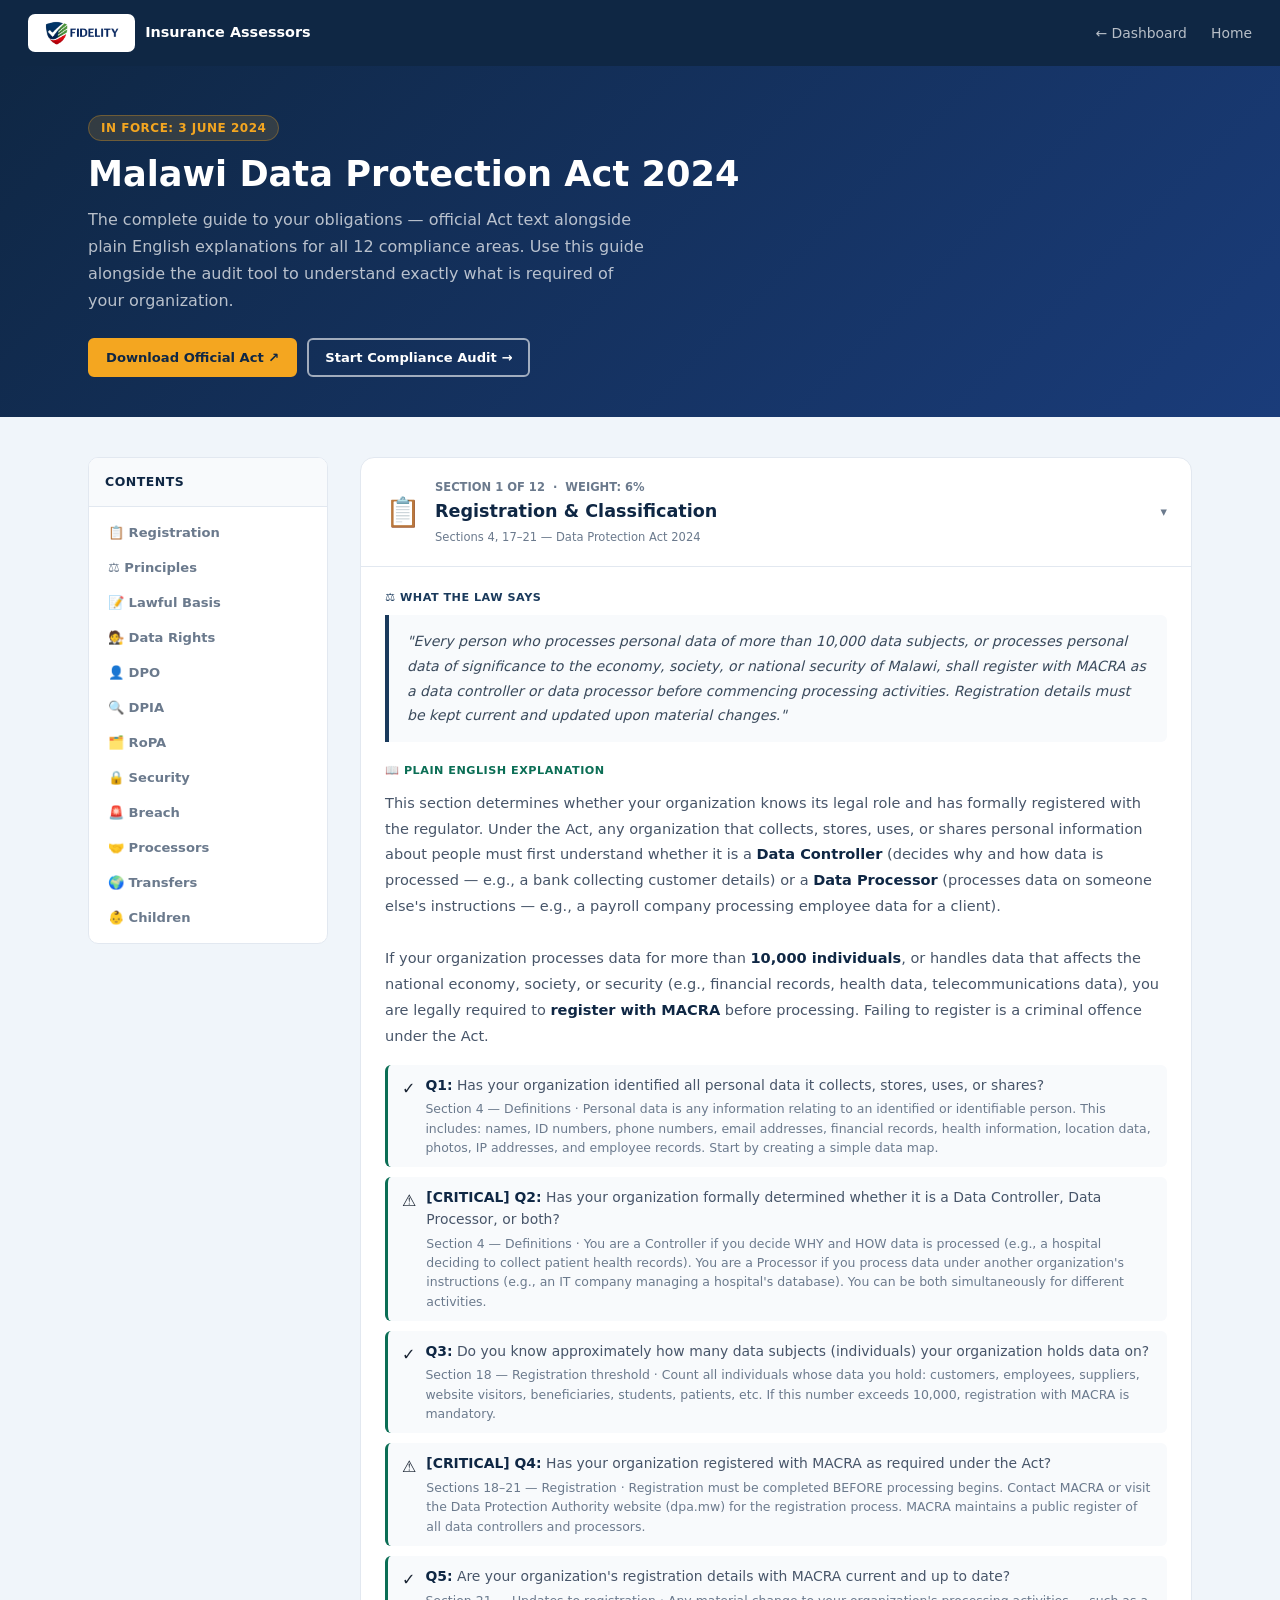
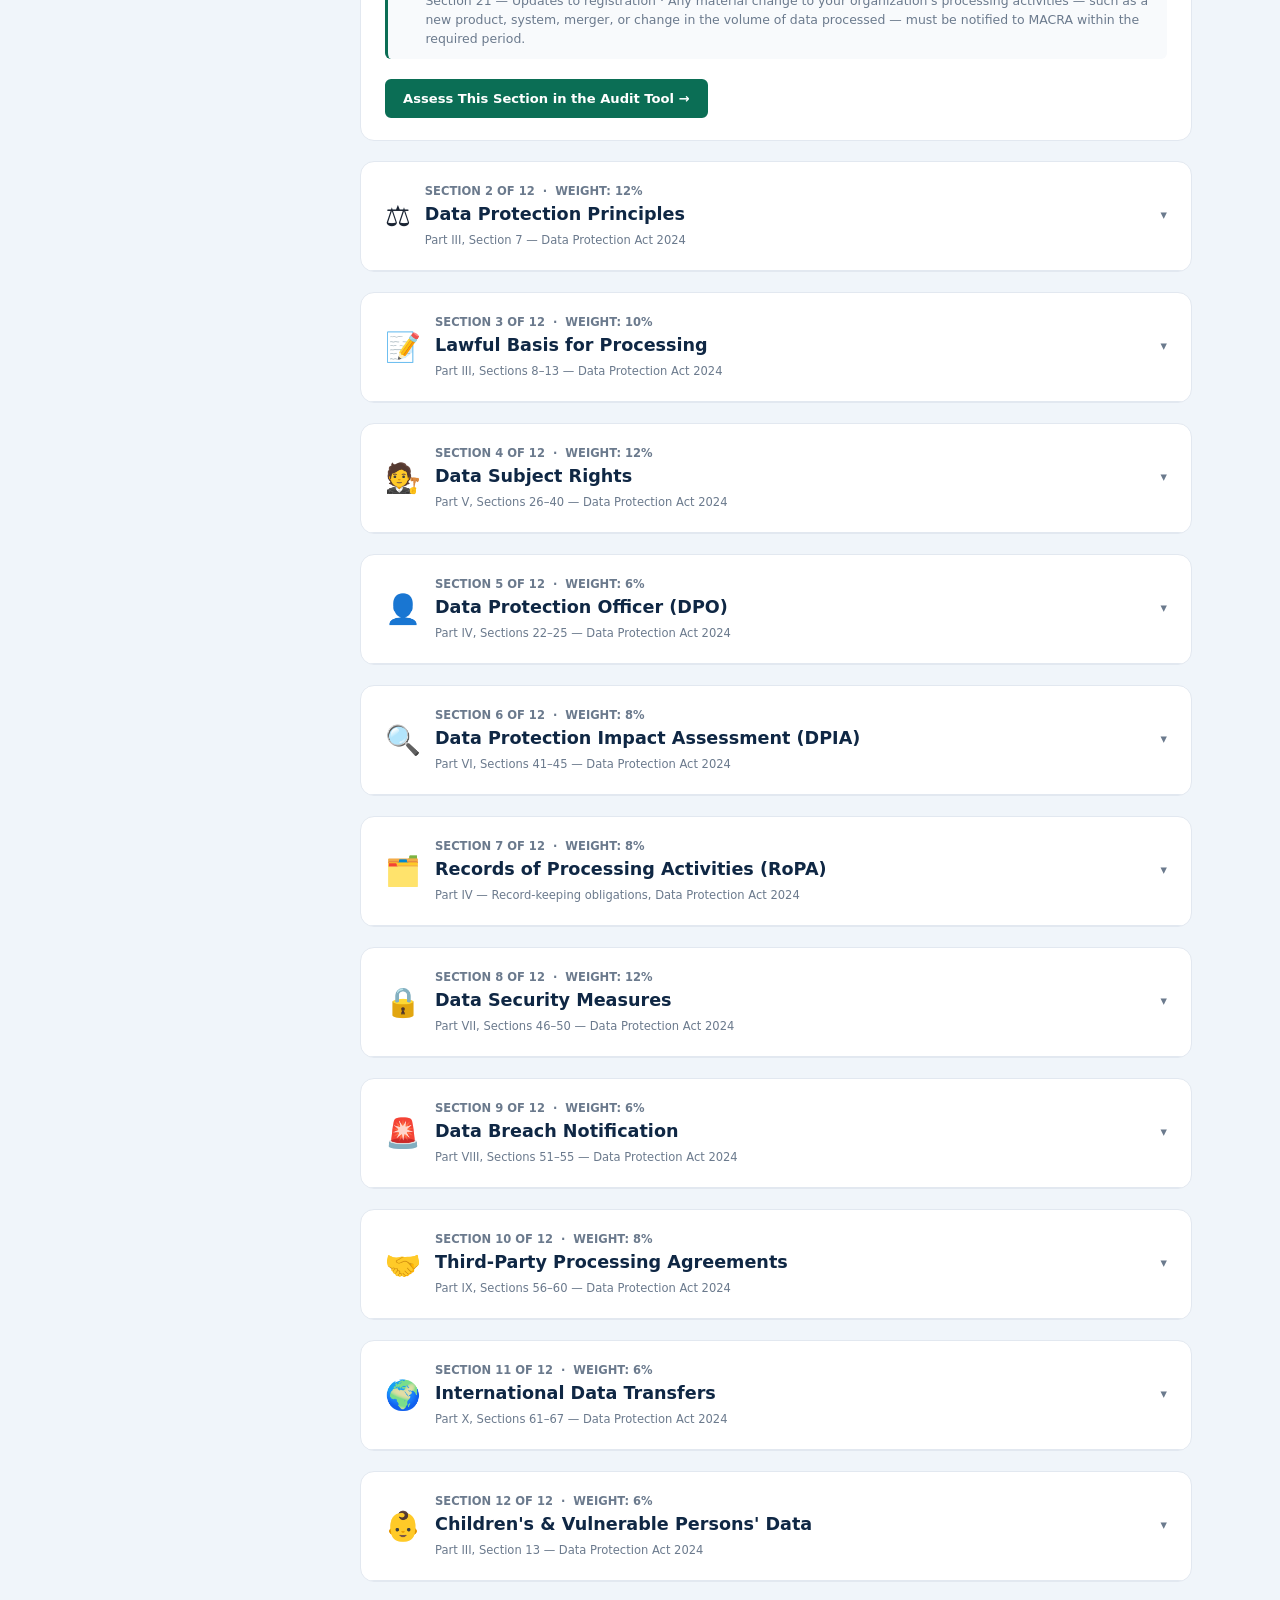
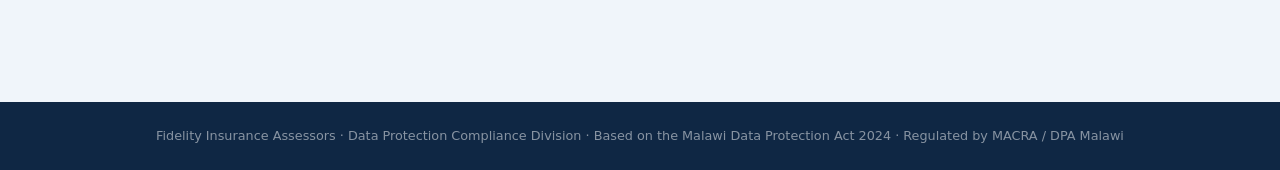
<file: dpa-2024.html>
<!DOCTYPE html>
<html lang="en">
<head>
  <meta charset="UTF-8">
  <meta name="viewport" content="width=device-width, initial-scale=1.0">
  <title>DPA 2024 Guide — Fidelity Compliance Platform</title>
  <link rel="stylesheet" href="css/main.css">
  <style>
    body { background: var(--bg); }
    .dpa-nav { background: var(--navy); position: sticky; top: 0; z-index: 100; padding: 14px 28px; display: flex; align-items: center; gap: 16px; }
    .dpa-nav a { color: rgba(255,255,255,0.7); font-size: 0.87rem; }
    .dpa-nav a:hover { color: #fff; }
    .dpa-nav-logo { display: flex; align-items: center; gap: 10px; }
.dpa-nav-name { font-weight: 800; color: #fff; font-size: 0.9rem; }
    .dpa-hero { background: linear-gradient(135deg, var(--navy) 0%, #1a3c7a 100%); padding: 48px 0 40px; }
    .dpa-hero h1 { color: #fff; font-size: clamp(1.6rem, 3vw, 2.2rem); margin-bottom: 10px; }
    .dpa-hero p  { color: rgba(255,255,255,0.7); font-size: 1rem; line-height: 1.7; max-width: 560px; }
    .dpa-layout { display: grid; grid-template-columns: 240px 1fr; gap: 32px; padding: 40px 0 60px; }
    .dpa-toc { position: sticky; top: 70px; align-self: start; background: var(--surface); border: 1px solid var(--border); border-radius: var(--radius); overflow: hidden; }
    .dpa-toc-title { padding: 14px 16px; font-size: 0.78rem; font-weight: 800; color: var(--navy); text-transform: uppercase; letter-spacing: 0.5px; border-bottom: 1px solid var(--border); background: var(--gray-50); }
    .dpa-toc-links { display: flex; flex-direction: column; padding: 8px 0; }
    .dpa-toc-link { padding: 7px 16px; font-size: 0.82rem; color: var(--text-muted); font-weight: 600; transition: all 0.15s; cursor: pointer; display: flex; align-items: center; gap: 8px; border-left: 3px solid transparent; }
    .dpa-toc-link:hover { color: var(--navy); background: var(--gray-50); border-left-color: var(--border); }
    .dpa-toc-link.active { color: var(--navy); background: #e8eef5; border-left-color: var(--navy); }
    .dpa-section { background: var(--surface); border: 1px solid var(--border); border-radius: var(--radius-md); overflow: hidden; margin-bottom: 20px; }
    .dpa-sec-head { padding: 20px 24px; border-bottom: 1px solid var(--border); display: flex; gap: 14px; align-items: center; cursor: pointer; }
    .dpa-sec-head:hover { background: var(--gray-50); }
    .dpa-sec-icon { font-size: 1.8rem; }
    .dpa-sec-num  { font-size: 0.72rem; font-weight: 700; color: var(--text-muted); text-transform: uppercase; }
    .dpa-sec-title { font-size: 1.1rem; font-weight: 800; color: var(--navy); }
    .dpa-sec-ref  { font-size: 0.72rem; color: var(--text-muted); margin-top: 3px; }
    .dpa-sec-body { padding: 22px 24px; display: none; }
    .dpa-sec-body.open { display: block; }
    .law-quote { background: var(--gray-50); border-left: 4px solid var(--navy-light); padding: 14px 18px; border-radius: 0 var(--radius-sm) var(--radius-sm) 0; font-size: 0.88rem; color: #3a4a5c; font-style: italic; line-height: 1.75; margin-bottom: 20px; }
    .law-quote-label { font-size: 0.7rem; font-weight: 800; color: var(--navy-light); text-transform: uppercase; letter-spacing: 0.5px; margin-bottom: 8px; }
    .plain-label { font-size: 0.7rem; font-weight: 800; color: var(--teal); text-transform: uppercase; letter-spacing: 0.5px; margin-bottom: 10px; }
    .plain-text  { font-size: 0.91rem; color: var(--text-soft); line-height: 1.78; }
    .plain-text strong { color: var(--navy); }
    .obligation-list { display: flex; flex-direction: column; gap: 10px; margin-top: 16px; }
    .obl-item { display: flex; gap: 10px; align-items: flex-start; padding: 10px 14px; background: var(--gray-50); border-radius: var(--radius-sm); border-left: 3px solid var(--teal); }
    .obl-icon { font-size: 1rem; flex-shrink: 0; margin-top: 1px; }
    .obl-text  { font-size: 0.87rem; color: var(--text-soft); line-height: 1.55; }
    .obl-text strong { color: var(--navy); }
    @media (max-width: 768px) { .dpa-layout { grid-template-columns: 1fr; } .dpa-toc { position: static; } }
  </style>
</head>
<body>

<nav class="dpa-nav">
  <div class="dpa-nav-logo">
    <div style="background:#fff;border-radius:7px;padding:5px 11px;display:flex;align-items:center">
      <img src="img/fidelity-logo.png" alt="Fidelity Insurance Assessors" style="height:28px;width:auto;display:block">
    </div>
    <span class="dpa-nav-name">Insurance Assessors</span>
  </div>
  <div style="flex:1"></div>
  <a href="dashboard.html">← Dashboard</a>
  <a href="index.html" style="margin-left:8px">Home</a>
</nav>

<div class="dpa-hero">
  <div class="container">
    <div style="margin-bottom:12px"><span style="background:rgba(244,166,32,0.15);border:1px solid rgba(244,166,32,0.3);color:var(--gold);font-size:0.75rem;font-weight:700;padding:5px 12px;border-radius:20px;text-transform:uppercase;letter-spacing:0.5px">In Force: 3 June 2024</span></div>
    <h1>Malawi Data Protection Act 2024</h1>
    <p>The complete guide to your obligations — official Act text alongside plain English explanations for all 12 compliance areas. Use this guide alongside the audit tool to understand exactly what is required of your organization.</p>
    <div style="display:flex;gap:10px;margin-top:24px;flex-wrap:wrap">
      <a href="https://macra.mw/wpfd_file/data-protection-act-2024/" target="_blank" rel="noopener" class="btn btn-gold btn-sm">Download Official Act ↗</a>
      <a href="audit.html" class="btn btn-outline-white btn-sm">Start Compliance Audit →</a>
    </div>
  </div>
</div>

<div class="container">
  <div class="dpa-layout">

    <!-- Table of Contents -->
    <div class="dpa-toc">
      <div class="dpa-toc-title">Contents</div>
      <div class="dpa-toc-links" id="toc-links">
        <div class="dpa-toc-link" onclick="scrollToSection('s1')">📋 Registration</div>
        <div class="dpa-toc-link" onclick="scrollToSection('s2')">⚖️ Principles</div>
        <div class="dpa-toc-link" onclick="scrollToSection('s3')">📝 Lawful Basis</div>
        <div class="dpa-toc-link" onclick="scrollToSection('s4')">🧑‍⚖️ Data Rights</div>
        <div class="dpa-toc-link" onclick="scrollToSection('s5')">👤 DPO</div>
        <div class="dpa-toc-link" onclick="scrollToSection('s6')">🔍 DPIA</div>
        <div class="dpa-toc-link" onclick="scrollToSection('s7')">🗂️ RoPA</div>
        <div class="dpa-toc-link" onclick="scrollToSection('s8')">🔒 Security</div>
        <div class="dpa-toc-link" onclick="scrollToSection('s9')">🚨 Breach</div>
        <div class="dpa-toc-link" onclick="scrollToSection('s10')">🤝 Processors</div>
        <div class="dpa-toc-link" onclick="scrollToSection('s11')">🌍 Transfers</div>
        <div class="dpa-toc-link" onclick="scrollToSection('s12')">👶 Children</div>
      </div>
    </div>

    <!-- Sections -->
    <div id="dpa-sections"><!-- Rendered by JS --></div>

  </div>
</div>

<footer style="background:var(--navy);color:rgba(255,255,255,0.5);padding:24px;text-align:center;font-size:0.8rem;margin-top:40px">
  Fidelity Insurance Assessors · Data Protection Compliance Division · Based on the Malawi Data Protection Act 2024 · Regulated by MACRA / DPA Malawi
</footer>

<script src="js/main.js"></script>
<script src="js/checklist-data.js"></script>
<script>
  function scrollToSection(id) {
    const el = document.getElementById('sec-' + id);
    if (el) { el.scrollIntoView({ behavior: 'smooth', block: 'start' }); toggleSection('sec-' + id, true); }
  }
  function toggleSection(id, forceOpen) {
    const body = document.getElementById(id + '-body');
    if (!body) return;
    if (forceOpen) body.classList.add('open');
    else body.classList.toggle('open');
  }

  document.addEventListener('DOMContentLoaded', () => {
    const container = document.getElementById('dpa-sections');
    if (!container || typeof CHECKLIST_DATA === 'undefined') return;

    container.innerHTML = CHECKLIST_DATA.sections.map(sec => `
      <div class="dpa-section" id="sec-${sec.id}">
        <div class="dpa-sec-head" onclick="toggleSection('sec-${sec.id}')">
          <span class="dpa-sec-icon">${sec.icon}</span>
          <div>
            <div class="dpa-sec-num">Section ${sec.number} of 12 &nbsp;·&nbsp; Weight: ${sec.weight}%</div>
            <div class="dpa-sec-title">${sec.title}</div>
            <div class="dpa-sec-ref">${sec.actRef}</div>
          </div>
          <span style="margin-left:auto;color:var(--text-muted);font-size:0.8rem">▾</span>
        </div>
        <div class="dpa-sec-body" id="sec-${sec.id}-body">
          <div class="law-quote-label">⚖️ What the Law Says</div>
          <div class="law-quote">"${sec.lawText}"</div>
          <div class="plain-label">📖 Plain English Explanation</div>
          <div class="plain-text">${sec.explanation.replace(/\n/g,'<br>')}</div>
          <div class="obligation-list">
            ${sec.items.map((item,i) => `
              <div class="obl-item">
                <span class="obl-icon">${item.critical ? '⚠️' : '✓'}</span>
                <div class="obl-text">
                  <strong>${item.critical ? '[CRITICAL] ' : ''}Q${i+1}:</strong> ${item.question}
                  <div style="font-size:0.78rem;color:var(--text-muted);margin-top:3px">${item.actClause} · ${item.hint}</div>
                </div>
              </div>
            `).join('')}
          </div>
          <div style="margin-top:20px">
            <a href="audit.html" class="btn btn-teal btn-sm">Assess This Section in the Audit Tool →</a>
          </div>
        </div>
      </div>
    `).join('');

    // Open first section by default
    const firstBody = document.getElementById('sec-s1-body');
    if (firstBody) firstBody.classList.add('open');
  });
</script>
</body>
</html>
</file>
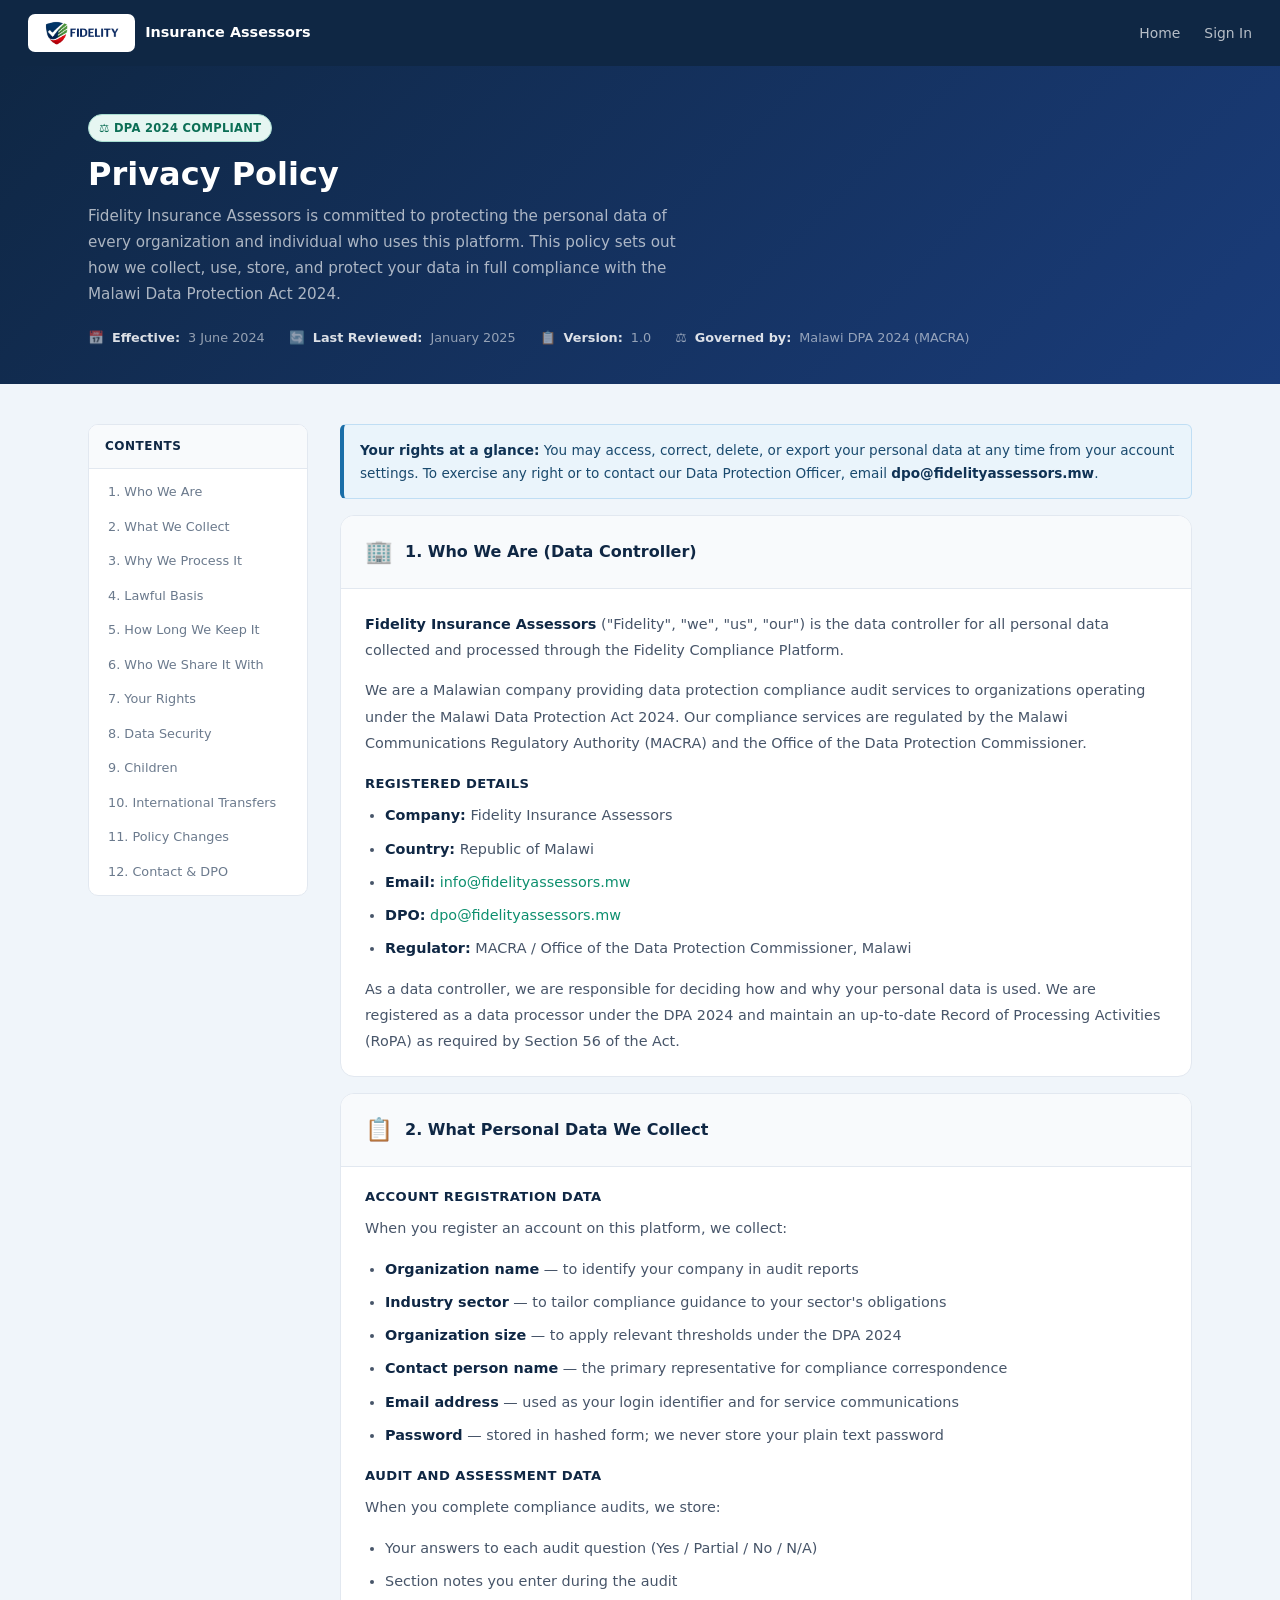
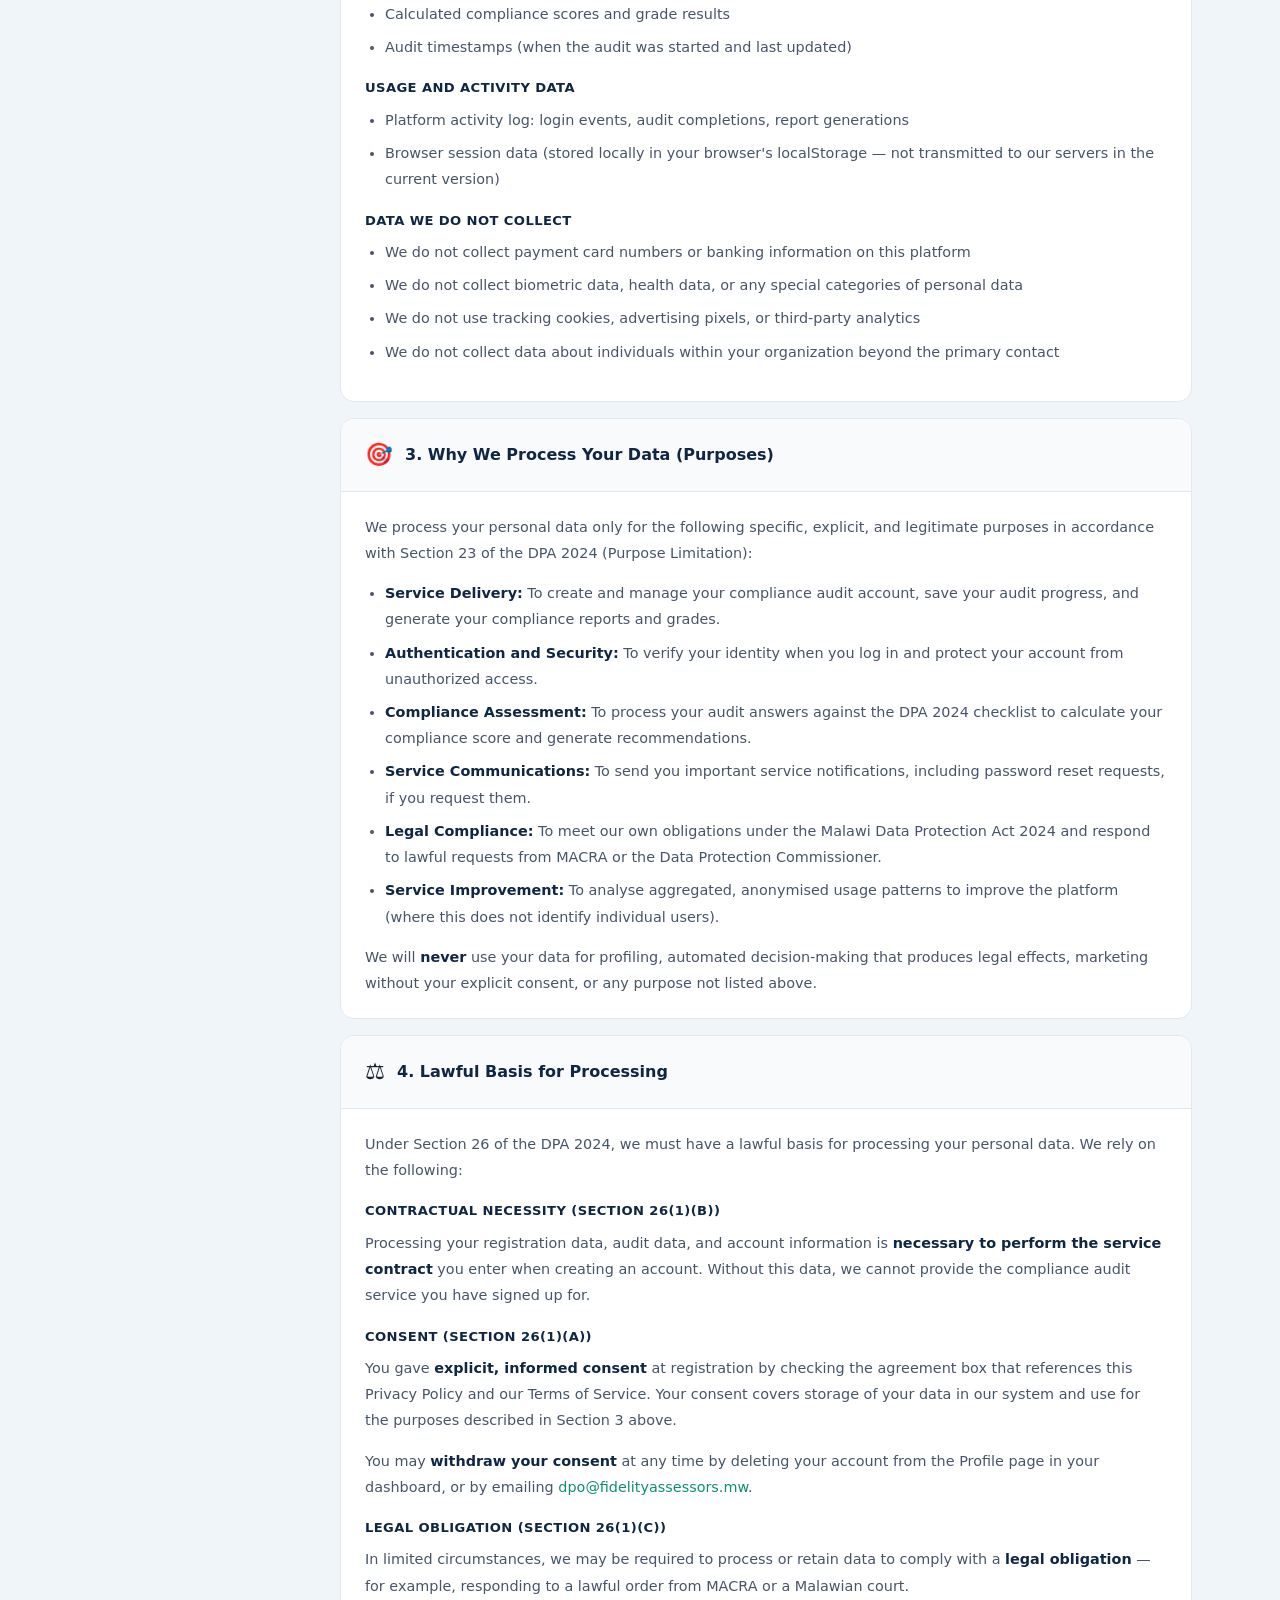
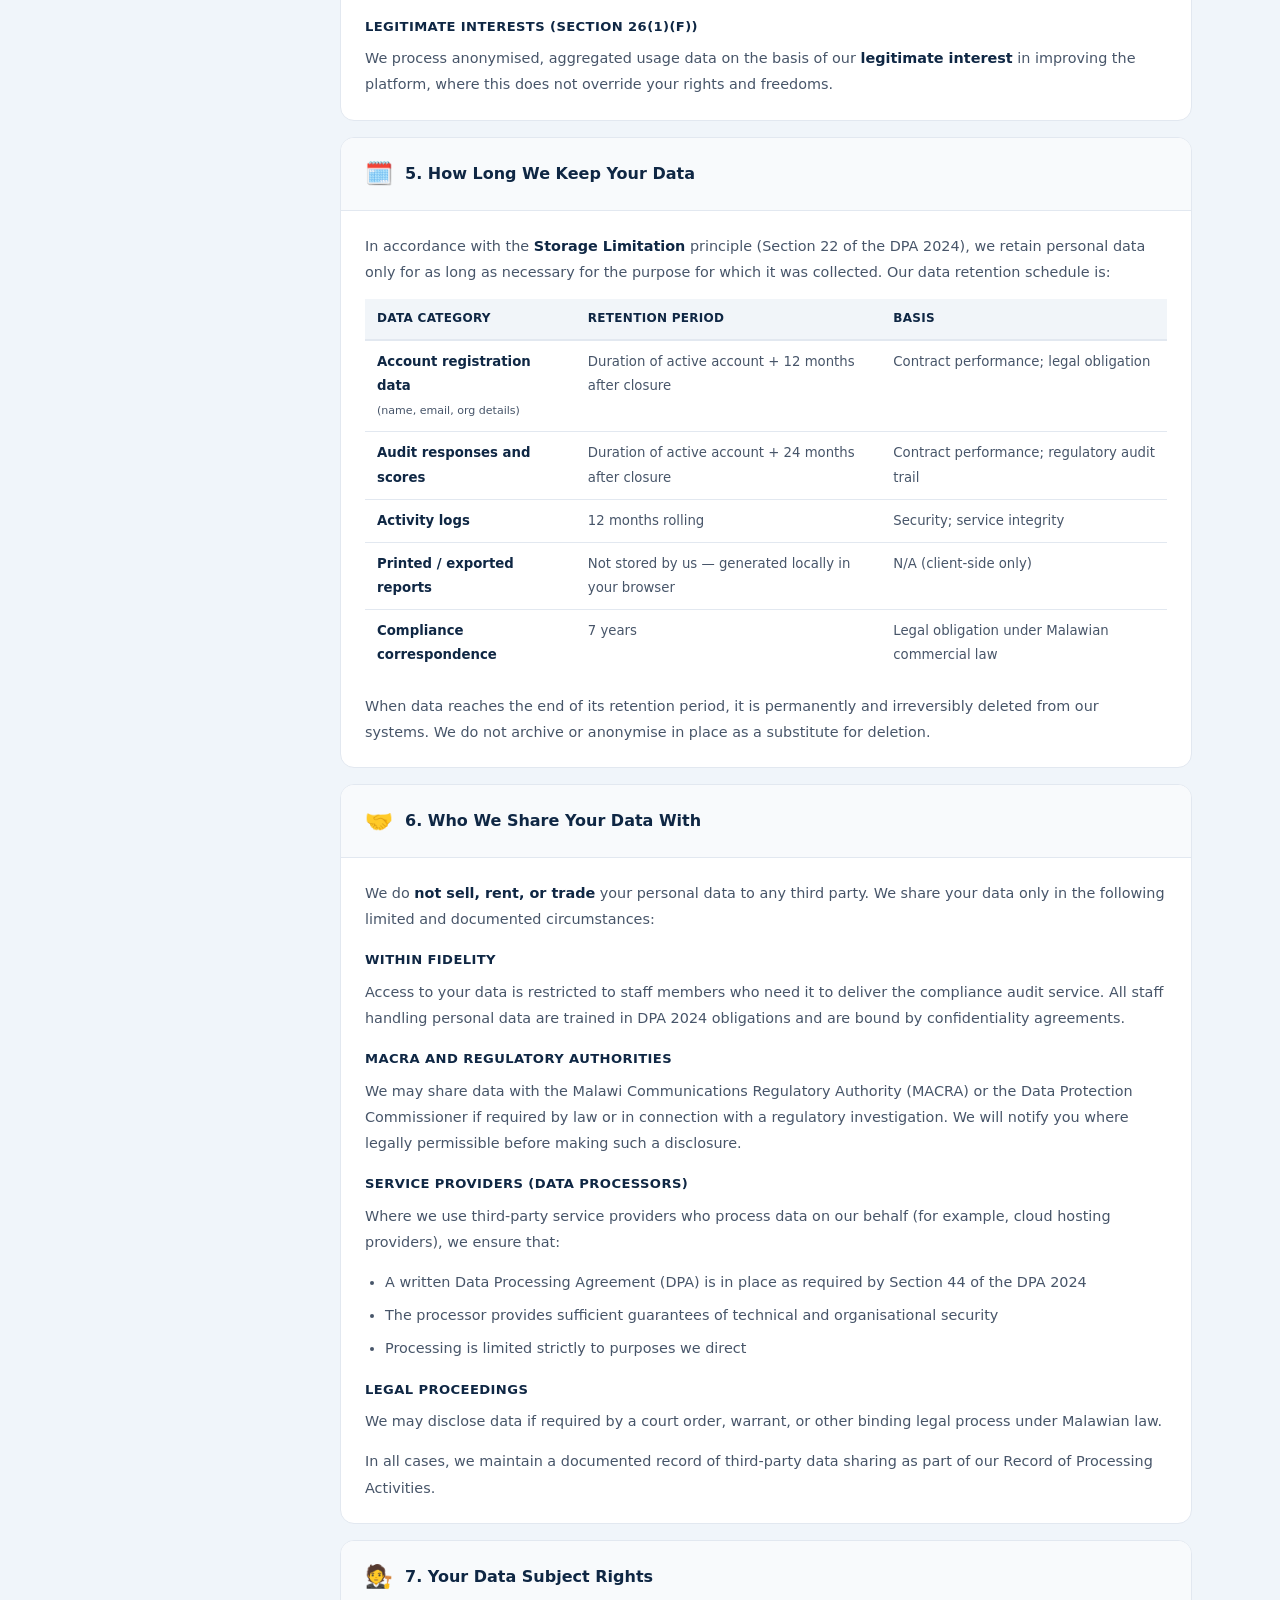
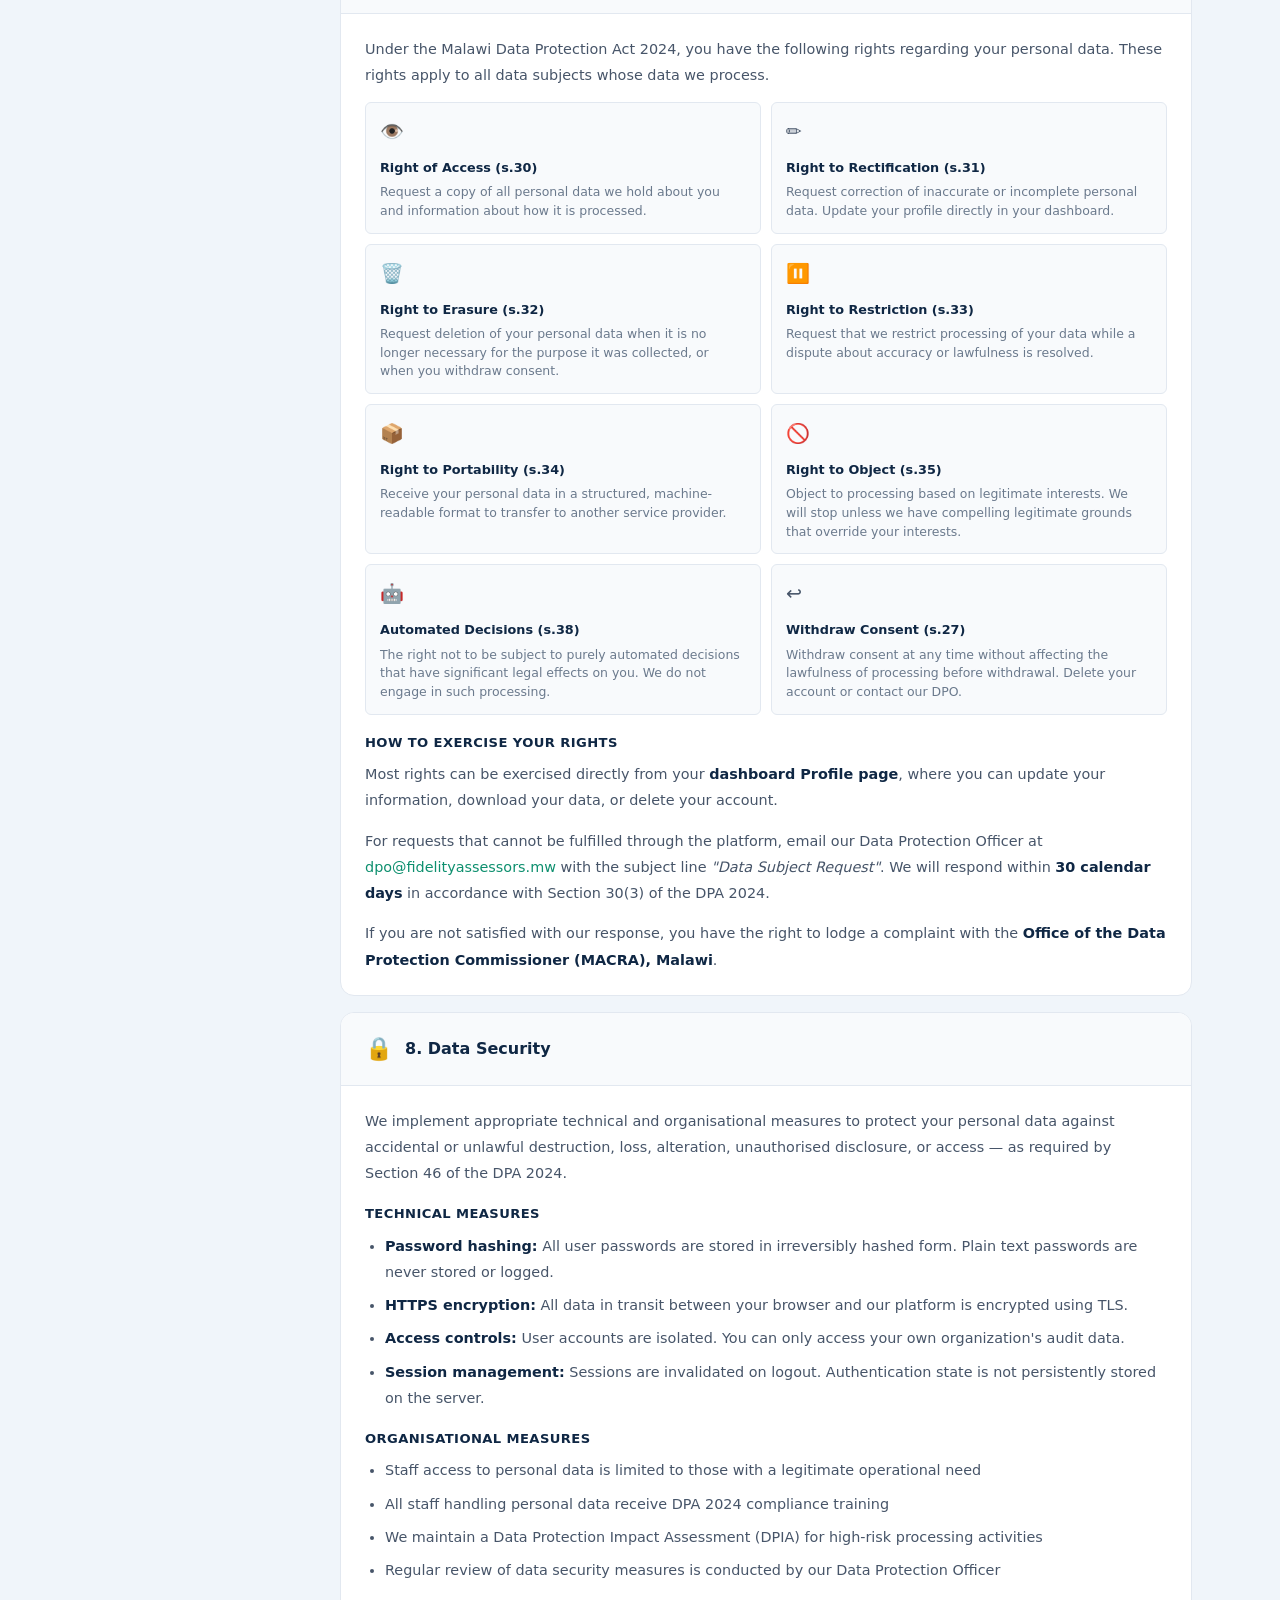
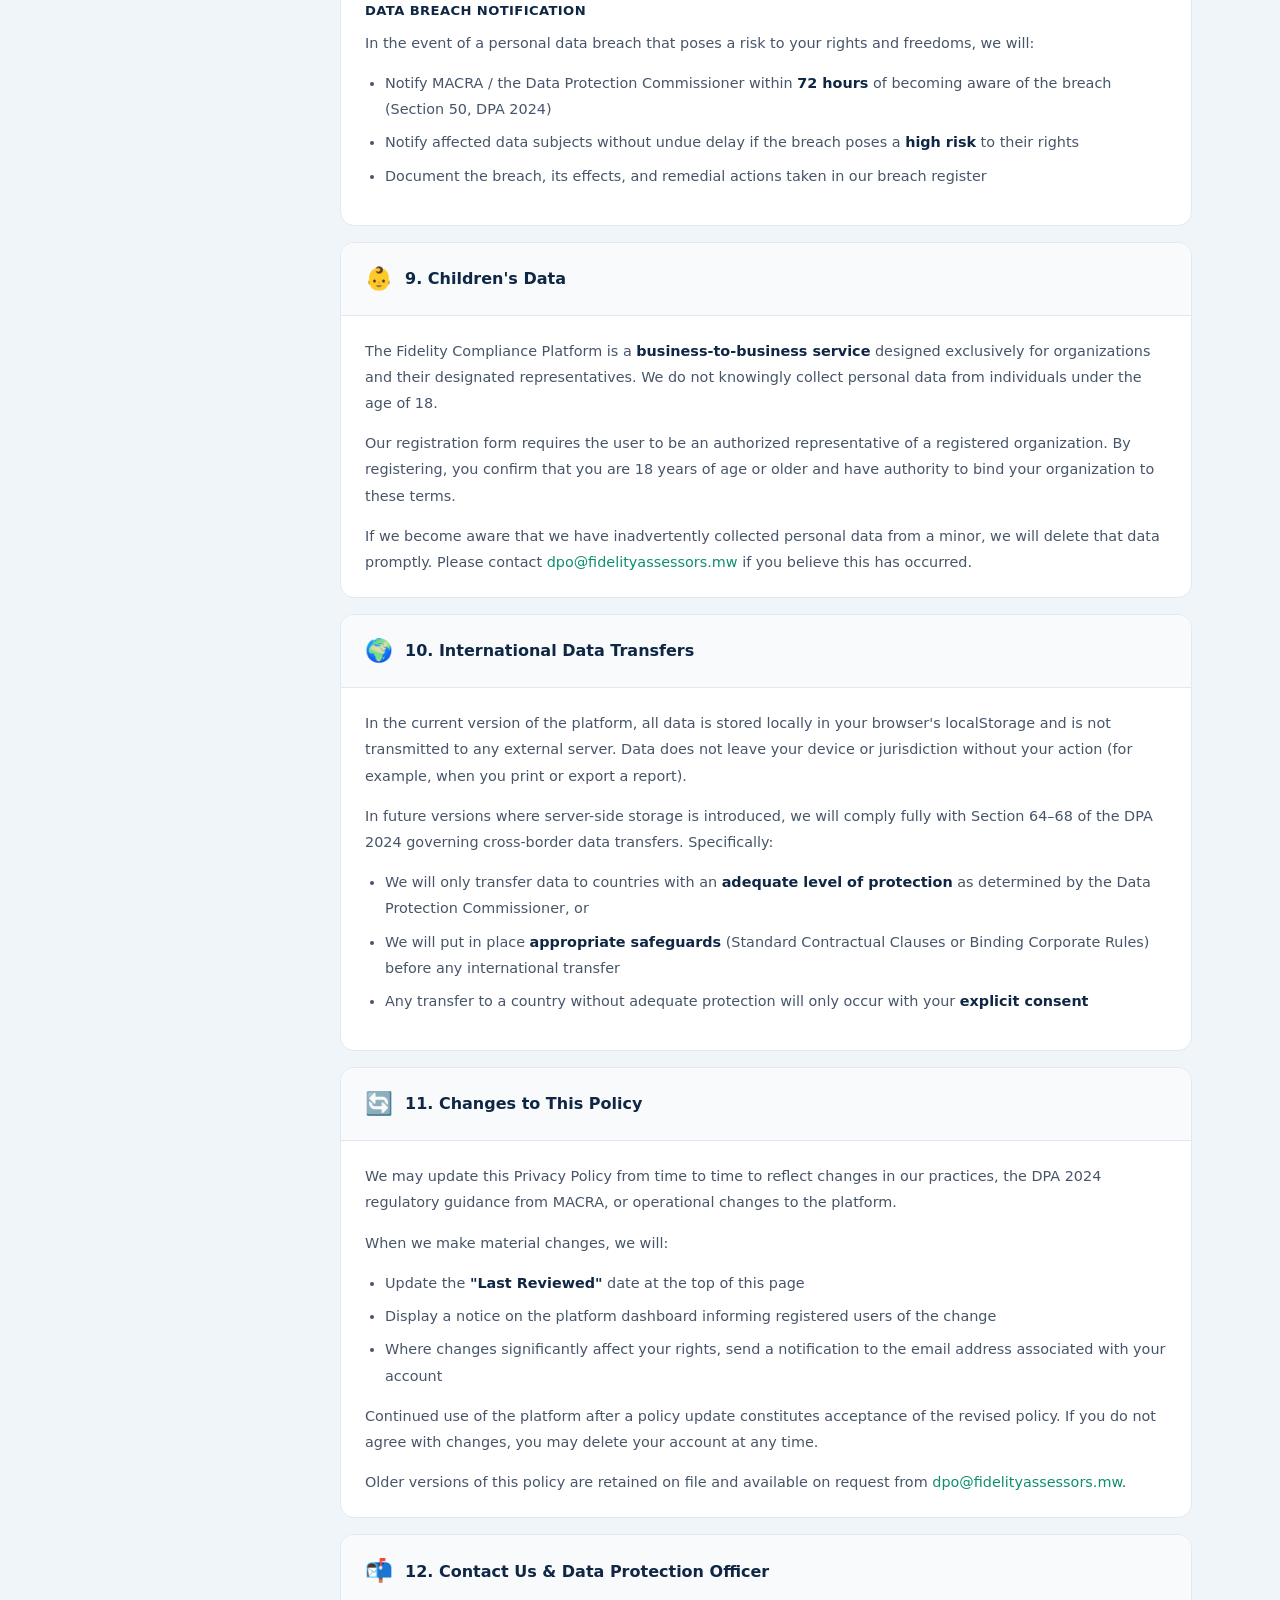
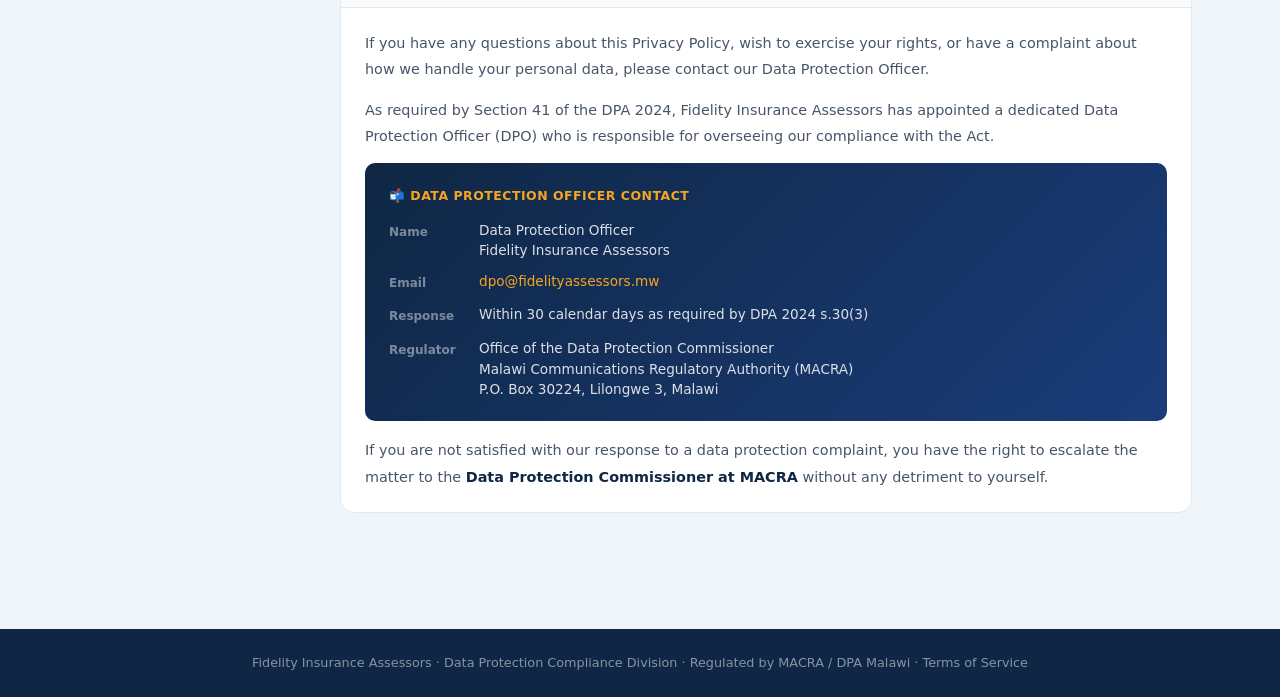
<file: privacy-policy.html>
<!DOCTYPE html>
<html lang="en">
<head>
  <meta charset="UTF-8">
  <meta name="viewport" content="width=device-width, initial-scale=1.0">
  <title>Privacy Policy — Fidelity Compliance Platform</title>
  <link rel="stylesheet" href="css/main.css">
  <style>
    body { background: var(--bg); }
    .pp-nav { background: var(--navy); position: sticky; top: 0; z-index: 100; padding: 14px 28px; display: flex; align-items: center; gap: 16px; }
    .pp-nav a { color: rgba(255,255,255,0.7); font-size: 0.87rem; }
    .pp-nav a:hover { color: #fff; }
    .pp-nav-logo { display: flex; align-items: center; gap: 10px; }
.pp-nav-name { font-weight: 800; color: #fff; font-size: 0.9rem; }

    .pp-hero { background: linear-gradient(135deg, var(--navy) 0%, #1a3c7a 100%); padding: 48px 0 36px; }
    .pp-hero h1 { color: #fff; font-size: clamp(1.5rem, 3vw, 2rem); margin-bottom: 10px; }
    .pp-hero p { color: rgba(255,255,255,0.65); font-size: 0.95rem; line-height: 1.7; max-width: 600px; }
    .pp-meta-strip { display: flex; gap: 24px; margin-top: 20px; flex-wrap: wrap; }
    .pp-meta-item { display: flex; align-items: center; gap: 8px; font-size: 0.8rem; color: rgba(255,255,255,0.55); }
    .pp-meta-item strong { color: rgba(255,255,255,0.85); }

    .pp-layout { display: grid; grid-template-columns: 220px 1fr; gap: 32px; padding: 40px 0 60px; }
    .pp-toc { position: sticky; top: 70px; align-self: start; background: var(--surface); border: 1px solid var(--border); border-radius: var(--radius); overflow: hidden; }
    .pp-toc-title { padding: 12px 16px; font-size: 0.75rem; font-weight: 800; color: var(--navy); text-transform: uppercase; letter-spacing: 0.5px; border-bottom: 1px solid var(--border); background: var(--gray-50); }
    .pp-toc-links { display: flex; flex-direction: column; padding: 6px 0; }
    .pp-toc-link { padding: 7px 16px; font-size: 0.8rem; color: var(--text-muted); font-weight: 500; transition: all 0.15s; text-decoration: none; display: block; border-left: 3px solid transparent; }
    .pp-toc-link:hover { color: var(--navy); background: var(--gray-50); border-left-color: var(--border); text-decoration: none; }

    .pp-body { display: flex; flex-direction: column; gap: 0; }
    .pp-section { background: var(--surface); border: 1px solid var(--border); border-radius: var(--radius-md); overflow: hidden; margin-bottom: 16px; }
    .pp-sec-head { padding: 18px 24px; border-bottom: 1px solid var(--border); display: flex; align-items: center; gap: 12px; background: var(--gray-50); }
    .pp-sec-icon { font-size: 1.4rem; }
    .pp-sec-title { font-size: 1rem; font-weight: 800; color: var(--navy); }
    .pp-sec-body { padding: 22px 24px; font-size: 0.9rem; color: var(--text-soft); line-height: 1.82; }
    .pp-sec-body h4 { font-size: 0.82rem; font-weight: 800; color: var(--navy); text-transform: uppercase; letter-spacing: 0.4px; margin: 20px 0 10px; }
    .pp-sec-body h4:first-child { margin-top: 0; }
    .pp-sec-body p { margin: 0 0 14px; }
    .pp-sec-body p:last-child { margin-bottom: 0; }
    .pp-sec-body ul { margin: 0 0 14px; padding-left: 20px; }
    .pp-sec-body ul li { margin-bottom: 7px; }
    .pp-sec-body strong { color: var(--navy); }
    .pp-sec-body a { color: var(--teal-light); }

    .dpa-badge { display: inline-flex; align-items: center; gap: 6px; background: var(--teal-pale); border: 1px solid #a8ddd0; color: var(--teal); font-size: 0.72rem; font-weight: 700; padding: 4px 10px; border-radius: 20px; text-transform: uppercase; letter-spacing: 0.3px; }

    .rights-grid { display: grid; grid-template-columns: 1fr 1fr; gap: 10px; margin-top: 14px; }
    .right-card { background: var(--gray-50); border: 1px solid var(--border); border-radius: var(--radius-sm); padding: 12px 14px; }
    .right-card-icon { font-size: 1.2rem; margin-bottom: 6px; }
    .right-card-title { font-size: 0.8rem; font-weight: 700; color: var(--navy); margin-bottom: 4px; }
    .right-card-text { font-size: 0.78rem; color: var(--text-muted); line-height: 1.5; }

    .contact-box { background: linear-gradient(135deg, var(--navy) 0%, #1a3c7a 100%); border-radius: var(--radius); padding: 22px 24px; margin-top: 8px; }
    .contact-box-title { font-size: 0.78rem; font-weight: 800; color: var(--gold); text-transform: uppercase; letter-spacing: 0.5px; margin-bottom: 12px; }
    .contact-row { display: flex; align-items: flex-start; gap: 10px; margin-bottom: 10px; }
    .contact-row:last-child { margin-bottom: 0; }
    .contact-label { font-size: 0.75rem; font-weight: 700; color: rgba(255,255,255,0.45); width: 80px; flex-shrink: 0; padding-top: 2px; }
    .contact-val { font-size: 0.85rem; color: rgba(255,255,255,0.85); line-height: 1.5; }
    .contact-val a { color: var(--gold); }

    .retention-table { width: 100%; border-collapse: collapse; margin-top: 12px; font-size: 0.83rem; }
    .retention-table th { background: var(--gray-100); color: var(--navy); font-weight: 700; padding: 9px 12px; text-align: left; border-bottom: 2px solid var(--border); font-size: 0.75rem; text-transform: uppercase; letter-spacing: 0.3px; }
    .retention-table td { padding: 9px 12px; border-bottom: 1px solid var(--border); color: var(--text-soft); vertical-align: top; }
    .retention-table tr:last-child td { border-bottom: none; }
    .retention-table tr:hover td { background: var(--gray-50); }

    .notice-box { background: var(--info-light); border: 1px solid #c0def4; border-left: 4px solid var(--info); border-radius: var(--radius-sm); padding: 14px 16px; margin-bottom: 16px; font-size: 0.85rem; color: #1a4a6e; line-height: 1.65; }
    .notice-box strong { color: #0f3254; }

    @media (max-width: 768px) {
      .pp-layout { grid-template-columns: 1fr; }
      .pp-toc { position: static; }
      .rights-grid { grid-template-columns: 1fr; }
    }
  </style>
</head>
<body>

<nav class="pp-nav">
  <div class="pp-nav-logo">
    <div style="background:#fff;border-radius:7px;padding:5px 11px;display:flex;align-items:center">
      <img src="img/fidelity-logo.png" alt="Fidelity Insurance Assessors" style="height:28px;width:auto;display:block">
    </div>
    <span class="pp-nav-name">Insurance Assessors</span>
  </div>
  <div style="flex:1"></div>
  <a href="index.html">Home</a>
  <a href="auth.html" style="margin-left:8px">Sign In</a>
</nav>

<div class="pp-hero">
  <div class="container">
    <div style="margin-bottom:12px">
      <span class="dpa-badge">⚖️ DPA 2024 Compliant</span>
    </div>
    <h1>Privacy Policy</h1>
    <p>Fidelity Insurance Assessors is committed to protecting the personal data of every organization and individual who uses this platform. This policy sets out how we collect, use, store, and protect your data in full compliance with the Malawi Data Protection Act 2024.</p>
    <div class="pp-meta-strip">
      <div class="pp-meta-item">📅 <strong>Effective:</strong> 3 June 2024</div>
      <div class="pp-meta-item">🔄 <strong>Last Reviewed:</strong> January 2025</div>
      <div class="pp-meta-item">📋 <strong>Version:</strong> 1.0</div>
      <div class="pp-meta-item">⚖️ <strong>Governed by:</strong> Malawi DPA 2024 (MACRA)</div>
    </div>
  </div>
</div>

<div class="container">
  <div class="pp-layout">

    <!-- TOC -->
    <div class="pp-toc">
      <div class="pp-toc-title">Contents</div>
      <div class="pp-toc-links">
        <a class="pp-toc-link" href="#s1">1. Who We Are</a>
        <a class="pp-toc-link" href="#s2">2. What We Collect</a>
        <a class="pp-toc-link" href="#s3">3. Why We Process It</a>
        <a class="pp-toc-link" href="#s4">4. Lawful Basis</a>
        <a class="pp-toc-link" href="#s5">5. How Long We Keep It</a>
        <a class="pp-toc-link" href="#s6">6. Who We Share It With</a>
        <a class="pp-toc-link" href="#s7">7. Your Rights</a>
        <a class="pp-toc-link" href="#s8">8. Data Security</a>
        <a class="pp-toc-link" href="#s9">9. Children</a>
        <a class="pp-toc-link" href="#s10">10. International Transfers</a>
        <a class="pp-toc-link" href="#s11">11. Policy Changes</a>
        <a class="pp-toc-link" href="#s12">12. Contact &amp; DPO</a>
      </div>
    </div>

    <!-- Body -->
    <div class="pp-body">

      <div class="notice-box">
        <strong>Your rights at a glance:</strong> You may access, correct, delete, or export your personal data at any time from your account settings. To exercise any right or to contact our Data Protection Officer, email <strong>dpo@fidelityassessors.mw</strong>.
      </div>

      <!-- 1. Who We Are -->
      <div class="pp-section" id="s1">
        <div class="pp-sec-head">
          <span class="pp-sec-icon">🏢</span>
          <span class="pp-sec-title">1. Who We Are (Data Controller)</span>
        </div>
        <div class="pp-sec-body">
          <p><strong>Fidelity Insurance Assessors</strong> ("Fidelity", "we", "us", "our") is the data controller for all personal data collected and processed through the Fidelity Compliance Platform.</p>
          <p>We are a Malawian company providing data protection compliance audit services to organizations operating under the Malawi Data Protection Act 2024. Our compliance services are regulated by the Malawi Communications Regulatory Authority (MACRA) and the Office of the Data Protection Commissioner.</p>
          <h4>Registered Details</h4>
          <ul>
            <li><strong>Company:</strong> Fidelity Insurance Assessors</li>
            <li><strong>Country:</strong> Republic of Malawi</li>
            <li><strong>Email:</strong> <a href="mailto:info@fidelityassessors.mw">info@fidelityassessors.mw</a></li>
            <li><strong>DPO:</strong> <a href="mailto:dpo@fidelityassessors.mw">dpo@fidelityassessors.mw</a></li>
            <li><strong>Regulator:</strong> MACRA / Office of the Data Protection Commissioner, Malawi</li>
          </ul>
          <p>As a data controller, we are responsible for deciding how and why your personal data is used. We are registered as a data processor under the DPA 2024 and maintain an up-to-date Record of Processing Activities (RoPA) as required by Section 56 of the Act.</p>
        </div>
      </div>

      <!-- 2. What We Collect -->
      <div class="pp-section" id="s2">
        <div class="pp-sec-head">
          <span class="pp-sec-icon">📋</span>
          <span class="pp-sec-title">2. What Personal Data We Collect</span>
        </div>
        <div class="pp-sec-body">
          <h4>Account Registration Data</h4>
          <p>When you register an account on this platform, we collect:</p>
          <ul>
            <li><strong>Organization name</strong> — to identify your company in audit reports</li>
            <li><strong>Industry sector</strong> — to tailor compliance guidance to your sector's obligations</li>
            <li><strong>Organization size</strong> — to apply relevant thresholds under the DPA 2024</li>
            <li><strong>Contact person name</strong> — the primary representative for compliance correspondence</li>
            <li><strong>Email address</strong> — used as your login identifier and for service communications</li>
            <li><strong>Password</strong> — stored in hashed form; we never store your plain text password</li>
          </ul>

          <h4>Audit and Assessment Data</h4>
          <p>When you complete compliance audits, we store:</p>
          <ul>
            <li>Your answers to each audit question (Yes / Partial / No / N/A)</li>
            <li>Section notes you enter during the audit</li>
            <li>Calculated compliance scores and grade results</li>
            <li>Audit timestamps (when the audit was started and last updated)</li>
          </ul>

          <h4>Usage and Activity Data</h4>
          <ul>
            <li>Platform activity log: login events, audit completions, report generations</li>
            <li>Browser session data (stored locally in your browser's localStorage — not transmitted to our servers in the current version)</li>
          </ul>

          <h4>Data We Do NOT Collect</h4>
          <ul>
            <li>We do not collect payment card numbers or banking information on this platform</li>
            <li>We do not collect biometric data, health data, or any special categories of personal data</li>
            <li>We do not use tracking cookies, advertising pixels, or third-party analytics</li>
            <li>We do not collect data about individuals within your organization beyond the primary contact</li>
          </ul>
        </div>
      </div>

      <!-- 3. Why We Process -->
      <div class="pp-section" id="s3">
        <div class="pp-sec-head">
          <span class="pp-sec-icon">🎯</span>
          <span class="pp-sec-title">3. Why We Process Your Data (Purposes)</span>
        </div>
        <div class="pp-sec-body">
          <p>We process your personal data only for the following specific, explicit, and legitimate purposes in accordance with Section 23 of the DPA 2024 (Purpose Limitation):</p>
          <ul>
            <li><strong>Service Delivery:</strong> To create and manage your compliance audit account, save your audit progress, and generate your compliance reports and grades.</li>
            <li><strong>Authentication and Security:</strong> To verify your identity when you log in and protect your account from unauthorized access.</li>
            <li><strong>Compliance Assessment:</strong> To process your audit answers against the DPA 2024 checklist to calculate your compliance score and generate recommendations.</li>
            <li><strong>Service Communications:</strong> To send you important service notifications, including password reset requests, if you request them.</li>
            <li><strong>Legal Compliance:</strong> To meet our own obligations under the Malawi Data Protection Act 2024 and respond to lawful requests from MACRA or the Data Protection Commissioner.</li>
            <li><strong>Service Improvement:</strong> To analyse aggregated, anonymised usage patterns to improve the platform (where this does not identify individual users).</li>
          </ul>
          <p>We will <strong>never</strong> use your data for profiling, automated decision-making that produces legal effects, marketing without your explicit consent, or any purpose not listed above.</p>
        </div>
      </div>

      <!-- 4. Lawful Basis -->
      <div class="pp-section" id="s4">
        <div class="pp-sec-head">
          <span class="pp-sec-icon">⚖️</span>
          <span class="pp-sec-title">4. Lawful Basis for Processing</span>
        </div>
        <div class="pp-sec-body">
          <p>Under Section 26 of the DPA 2024, we must have a lawful basis for processing your personal data. We rely on the following:</p>

          <h4>Contractual Necessity (Section 26(1)(b))</h4>
          <p>Processing your registration data, audit data, and account information is <strong>necessary to perform the service contract</strong> you enter when creating an account. Without this data, we cannot provide the compliance audit service you have signed up for.</p>

          <h4>Consent (Section 26(1)(a))</h4>
          <p>You gave <strong>explicit, informed consent</strong> at registration by checking the agreement box that references this Privacy Policy and our Terms of Service. Your consent covers storage of your data in our system and use for the purposes described in Section 3 above.</p>
          <p>You may <strong>withdraw your consent</strong> at any time by deleting your account from the Profile page in your dashboard, or by emailing <a href="mailto:dpo@fidelityassessors.mw">dpo@fidelityassessors.mw</a>.</p>

          <h4>Legal Obligation (Section 26(1)(c))</h4>
          <p>In limited circumstances, we may be required to process or retain data to comply with a <strong>legal obligation</strong> — for example, responding to a lawful order from MACRA or a Malawian court.</p>

          <h4>Legitimate Interests (Section 26(1)(f))</h4>
          <p>We process anonymised, aggregated usage data on the basis of our <strong>legitimate interest</strong> in improving the platform, where this does not override your rights and freedoms.</p>
        </div>
      </div>

      <!-- 5. Retention -->
      <div class="pp-section" id="s5">
        <div class="pp-sec-head">
          <span class="pp-sec-icon">🗓️</span>
          <span class="pp-sec-title">5. How Long We Keep Your Data</span>
        </div>
        <div class="pp-sec-body">
          <p>In accordance with the <strong>Storage Limitation</strong> principle (Section 22 of the DPA 2024), we retain personal data only for as long as necessary for the purpose for which it was collected. Our data retention schedule is:</p>

          <table class="retention-table">
            <thead>
              <tr>
                <th>Data Category</th>
                <th>Retention Period</th>
                <th>Basis</th>
              </tr>
            </thead>
            <tbody>
              <tr>
                <td><strong>Account registration data</strong><br><small>(name, email, org details)</small></td>
                <td>Duration of active account + 12 months after closure</td>
                <td>Contract performance; legal obligation</td>
              </tr>
              <tr>
                <td><strong>Audit responses and scores</strong></td>
                <td>Duration of active account + 24 months after closure</td>
                <td>Contract performance; regulatory audit trail</td>
              </tr>
              <tr>
                <td><strong>Activity logs</strong></td>
                <td>12 months rolling</td>
                <td>Security; service integrity</td>
              </tr>
              <tr>
                <td><strong>Printed / exported reports</strong></td>
                <td>Not stored by us — generated locally in your browser</td>
                <td>N/A (client-side only)</td>
              </tr>
              <tr>
                <td><strong>Compliance correspondence</strong></td>
                <td>7 years</td>
                <td>Legal obligation under Malawian commercial law</td>
              </tr>
            </tbody>
          </table>

          <p style="margin-top:16px">When data reaches the end of its retention period, it is permanently and irreversibly deleted from our systems. We do not archive or anonymise in place as a substitute for deletion.</p>
        </div>
      </div>

      <!-- 6. Sharing -->
      <div class="pp-section" id="s6">
        <div class="pp-sec-head">
          <span class="pp-sec-icon">🤝</span>
          <span class="pp-sec-title">6. Who We Share Your Data With</span>
        </div>
        <div class="pp-sec-body">
          <p>We do <strong>not sell, rent, or trade</strong> your personal data to any third party. We share your data only in the following limited and documented circumstances:</p>

          <h4>Within Fidelity</h4>
          <p>Access to your data is restricted to staff members who need it to deliver the compliance audit service. All staff handling personal data are trained in DPA 2024 obligations and are bound by confidentiality agreements.</p>

          <h4>MACRA and Regulatory Authorities</h4>
          <p>We may share data with the Malawi Communications Regulatory Authority (MACRA) or the Data Protection Commissioner if required by law or in connection with a regulatory investigation. We will notify you where legally permissible before making such a disclosure.</p>

          <h4>Service Providers (Data Processors)</h4>
          <p>Where we use third-party service providers who process data on our behalf (for example, cloud hosting providers), we ensure that:</p>
          <ul>
            <li>A written Data Processing Agreement (DPA) is in place as required by Section 44 of the DPA 2024</li>
            <li>The processor provides sufficient guarantees of technical and organisational security</li>
            <li>Processing is limited strictly to purposes we direct</li>
          </ul>

          <h4>Legal Proceedings</h4>
          <p>We may disclose data if required by a court order, warrant, or other binding legal process under Malawian law.</p>

          <p>In all cases, we maintain a documented record of third-party data sharing as part of our Record of Processing Activities.</p>
        </div>
      </div>

      <!-- 7. Your Rights -->
      <div class="pp-section" id="s7">
        <div class="pp-sec-head">
          <span class="pp-sec-icon">🧑‍⚖️</span>
          <span class="pp-sec-title">7. Your Data Subject Rights</span>
        </div>
        <div class="pp-sec-body">
          <p>Under the Malawi Data Protection Act 2024, you have the following rights regarding your personal data. These rights apply to all data subjects whose data we process.</p>

          <div class="rights-grid">
            <div class="right-card">
              <div class="right-card-icon">👁️</div>
              <div class="right-card-title">Right of Access (s.30)</div>
              <div class="right-card-text">Request a copy of all personal data we hold about you and information about how it is processed.</div>
            </div>
            <div class="right-card">
              <div class="right-card-icon">✏️</div>
              <div class="right-card-title">Right to Rectification (s.31)</div>
              <div class="right-card-text">Request correction of inaccurate or incomplete personal data. Update your profile directly in your dashboard.</div>
            </div>
            <div class="right-card">
              <div class="right-card-icon">🗑️</div>
              <div class="right-card-title">Right to Erasure (s.32)</div>
              <div class="right-card-text">Request deletion of your personal data when it is no longer necessary for the purpose it was collected, or when you withdraw consent.</div>
            </div>
            <div class="right-card">
              <div class="right-card-icon">⏸️</div>
              <div class="right-card-title">Right to Restriction (s.33)</div>
              <div class="right-card-text">Request that we restrict processing of your data while a dispute about accuracy or lawfulness is resolved.</div>
            </div>
            <div class="right-card">
              <div class="right-card-icon">📦</div>
              <div class="right-card-title">Right to Portability (s.34)</div>
              <div class="right-card-text">Receive your personal data in a structured, machine-readable format to transfer to another service provider.</div>
            </div>
            <div class="right-card">
              <div class="right-card-icon">🚫</div>
              <div class="right-card-title">Right to Object (s.35)</div>
              <div class="right-card-text">Object to processing based on legitimate interests. We will stop unless we have compelling legitimate grounds that override your interests.</div>
            </div>
            <div class="right-card">
              <div class="right-card-icon">🤖</div>
              <div class="right-card-title">Automated Decisions (s.38)</div>
              <div class="right-card-text">The right not to be subject to purely automated decisions that have significant legal effects on you. We do not engage in such processing.</div>
            </div>
            <div class="right-card">
              <div class="right-card-icon">↩️</div>
              <div class="right-card-title">Withdraw Consent (s.27)</div>
              <div class="right-card-text">Withdraw consent at any time without affecting the lawfulness of processing before withdrawal. Delete your account or contact our DPO.</div>
            </div>
          </div>

          <h4 style="margin-top:20px">How to Exercise Your Rights</h4>
          <p>Most rights can be exercised directly from your <strong>dashboard Profile page</strong>, where you can update your information, download your data, or delete your account.</p>
          <p>For requests that cannot be fulfilled through the platform, email our Data Protection Officer at <a href="mailto:dpo@fidelityassessors.mw">dpo@fidelityassessors.mw</a> with the subject line <em>"Data Subject Request"</em>. We will respond within <strong>30 calendar days</strong> in accordance with Section 30(3) of the DPA 2024.</p>
          <p>If you are not satisfied with our response, you have the right to lodge a complaint with the <strong>Office of the Data Protection Commissioner (MACRA), Malawi</strong>.</p>
        </div>
      </div>

      <!-- 8. Security -->
      <div class="pp-section" id="s8">
        <div class="pp-sec-head">
          <span class="pp-sec-icon">🔒</span>
          <span class="pp-sec-title">8. Data Security</span>
        </div>
        <div class="pp-sec-body">
          <p>We implement appropriate technical and organisational measures to protect your personal data against accidental or unlawful destruction, loss, alteration, unauthorised disclosure, or access — as required by Section 46 of the DPA 2024.</p>

          <h4>Technical Measures</h4>
          <ul>
            <li><strong>Password hashing:</strong> All user passwords are stored in irreversibly hashed form. Plain text passwords are never stored or logged.</li>
            <li><strong>HTTPS encryption:</strong> All data in transit between your browser and our platform is encrypted using TLS.</li>
            <li><strong>Access controls:</strong> User accounts are isolated. You can only access your own organization's audit data.</li>
            <li><strong>Session management:</strong> Sessions are invalidated on logout. Authentication state is not persistently stored on the server.</li>
          </ul>

          <h4>Organisational Measures</h4>
          <ul>
            <li>Staff access to personal data is limited to those with a legitimate operational need</li>
            <li>All staff handling personal data receive DPA 2024 compliance training</li>
            <li>We maintain a Data Protection Impact Assessment (DPIA) for high-risk processing activities</li>
            <li>Regular review of data security measures is conducted by our Data Protection Officer</li>
          </ul>

          <h4>Data Breach Notification</h4>
          <p>In the event of a personal data breach that poses a risk to your rights and freedoms, we will:</p>
          <ul>
            <li>Notify MACRA / the Data Protection Commissioner within <strong>72 hours</strong> of becoming aware of the breach (Section 50, DPA 2024)</li>
            <li>Notify affected data subjects without undue delay if the breach poses a <strong>high risk</strong> to their rights</li>
            <li>Document the breach, its effects, and remedial actions taken in our breach register</li>
          </ul>
        </div>
      </div>

      <!-- 9. Children -->
      <div class="pp-section" id="s9">
        <div class="pp-sec-head">
          <span class="pp-sec-icon">👶</span>
          <span class="pp-sec-title">9. Children's Data</span>
        </div>
        <div class="pp-sec-body">
          <p>The Fidelity Compliance Platform is a <strong>business-to-business service</strong> designed exclusively for organizations and their designated representatives. We do not knowingly collect personal data from individuals under the age of 18.</p>
          <p>Our registration form requires the user to be an authorized representative of a registered organization. By registering, you confirm that you are 18 years of age or older and have authority to bind your organization to these terms.</p>
          <p>If we become aware that we have inadvertently collected personal data from a minor, we will delete that data promptly. Please contact <a href="mailto:dpo@fidelityassessors.mw">dpo@fidelityassessors.mw</a> if you believe this has occurred.</p>
        </div>
      </div>

      <!-- 10. International Transfers -->
      <div class="pp-section" id="s10">
        <div class="pp-sec-head">
          <span class="pp-sec-icon">🌍</span>
          <span class="pp-sec-title">10. International Data Transfers</span>
        </div>
        <div class="pp-sec-body">
          <p>In the current version of the platform, all data is stored locally in your browser's localStorage and is not transmitted to any external server. Data does not leave your device or jurisdiction without your action (for example, when you print or export a report).</p>
          <p>In future versions where server-side storage is introduced, we will comply fully with Section 64–68 of the DPA 2024 governing cross-border data transfers. Specifically:</p>
          <ul>
            <li>We will only transfer data to countries with an <strong>adequate level of protection</strong> as determined by the Data Protection Commissioner, or</li>
            <li>We will put in place <strong>appropriate safeguards</strong> (Standard Contractual Clauses or Binding Corporate Rules) before any international transfer</li>
            <li>Any transfer to a country without adequate protection will only occur with your <strong>explicit consent</strong></li>
          </ul>
        </div>
      </div>

      <!-- 11. Policy Changes -->
      <div class="pp-section" id="s11">
        <div class="pp-sec-head">
          <span class="pp-sec-icon">🔄</span>
          <span class="pp-sec-title">11. Changes to This Policy</span>
        </div>
        <div class="pp-sec-body">
          <p>We may update this Privacy Policy from time to time to reflect changes in our practices, the DPA 2024 regulatory guidance from MACRA, or operational changes to the platform.</p>
          <p>When we make material changes, we will:</p>
          <ul>
            <li>Update the <strong>"Last Reviewed"</strong> date at the top of this page</li>
            <li>Display a notice on the platform dashboard informing registered users of the change</li>
            <li>Where changes significantly affect your rights, send a notification to the email address associated with your account</li>
          </ul>
          <p>Continued use of the platform after a policy update constitutes acceptance of the revised policy. If you do not agree with changes, you may delete your account at any time.</p>
          <p>Older versions of this policy are retained on file and available on request from <a href="mailto:dpo@fidelityassessors.mw">dpo@fidelityassessors.mw</a>.</p>
        </div>
      </div>

      <!-- 12. Contact & DPO -->
      <div class="pp-section" id="s12">
        <div class="pp-sec-head">
          <span class="pp-sec-icon">📬</span>
          <span class="pp-sec-title">12. Contact Us &amp; Data Protection Officer</span>
        </div>
        <div class="pp-sec-body">
          <p>If you have any questions about this Privacy Policy, wish to exercise your rights, or have a complaint about how we handle your personal data, please contact our Data Protection Officer.</p>
          <p>As required by Section 41 of the DPA 2024, Fidelity Insurance Assessors has appointed a dedicated Data Protection Officer (DPO) who is responsible for overseeing our compliance with the Act.</p>

          <div class="contact-box">
            <div class="contact-box-title">📬 Data Protection Officer Contact</div>
            <div class="contact-row">
              <span class="contact-label">Name</span>
              <span class="contact-val">Data Protection Officer<br>Fidelity Insurance Assessors</span>
            </div>
            <div class="contact-row">
              <span class="contact-label">Email</span>
              <span class="contact-val"><a href="mailto:dpo@fidelityassessors.mw">dpo@fidelityassessors.mw</a></span>
            </div>
            <div class="contact-row">
              <span class="contact-label">Response</span>
              <span class="contact-val">Within 30 calendar days as required by DPA 2024 s.30(3)</span>
            </div>
            <div class="contact-row">
              <span class="contact-label">Regulator</span>
              <span class="contact-val">Office of the Data Protection Commissioner<br>Malawi Communications Regulatory Authority (MACRA)<br>P.O. Box 30224, Lilongwe 3, Malawi</span>
            </div>
          </div>

          <p style="margin-top:16px">If you are not satisfied with our response to a data protection complaint, you have the right to escalate the matter to the <strong>Data Protection Commissioner at MACRA</strong> without any detriment to yourself.</p>
        </div>
      </div>

    </div><!-- /.pp-body -->
  </div><!-- /.pp-layout -->
</div><!-- /.container -->

<footer style="background:var(--navy);color:rgba(255,255,255,0.5);padding:24px;text-align:center;font-size:0.8rem;margin-top:40px">
  Fidelity Insurance Assessors · Data Protection Compliance Division · Regulated by MACRA / DPA Malawi ·
  <a href="terms.html" style="color:rgba(255,255,255,0.5)">Terms of Service</a>
</footer>

</body>
</html>
</file>
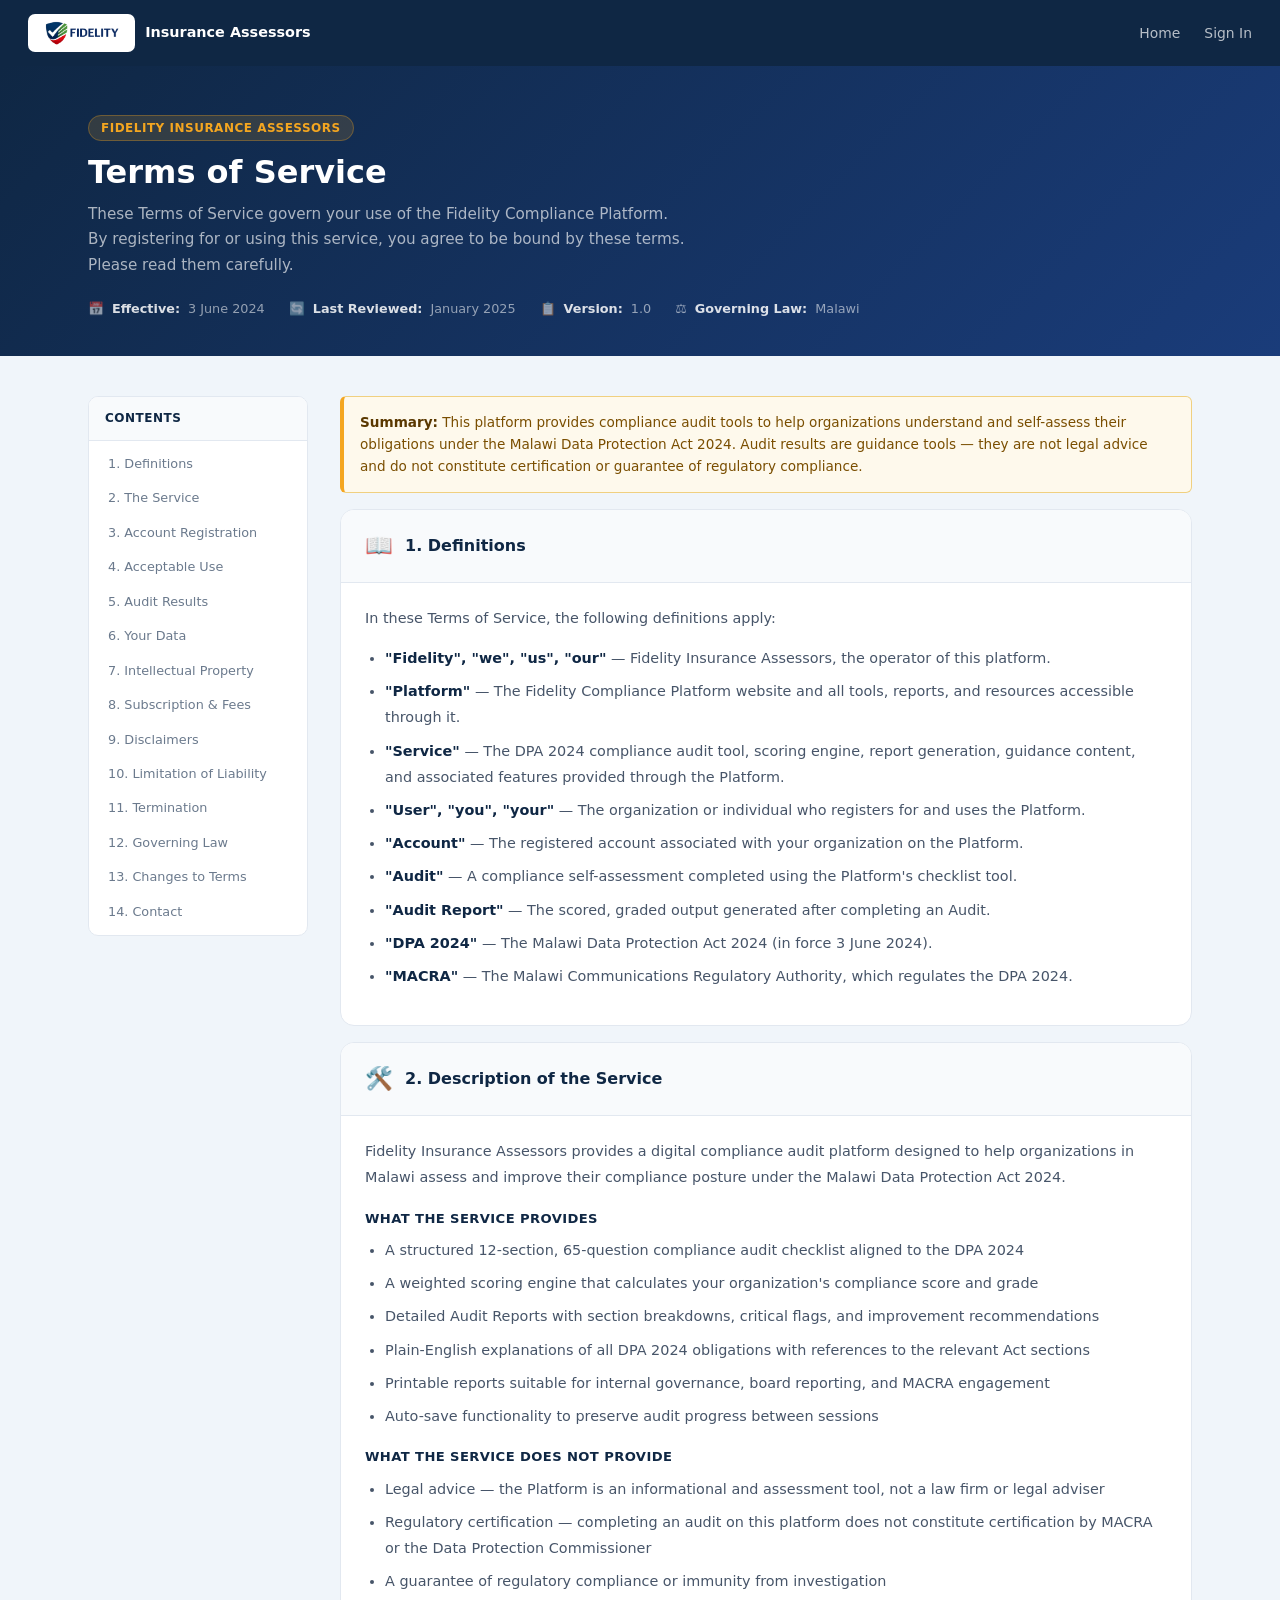
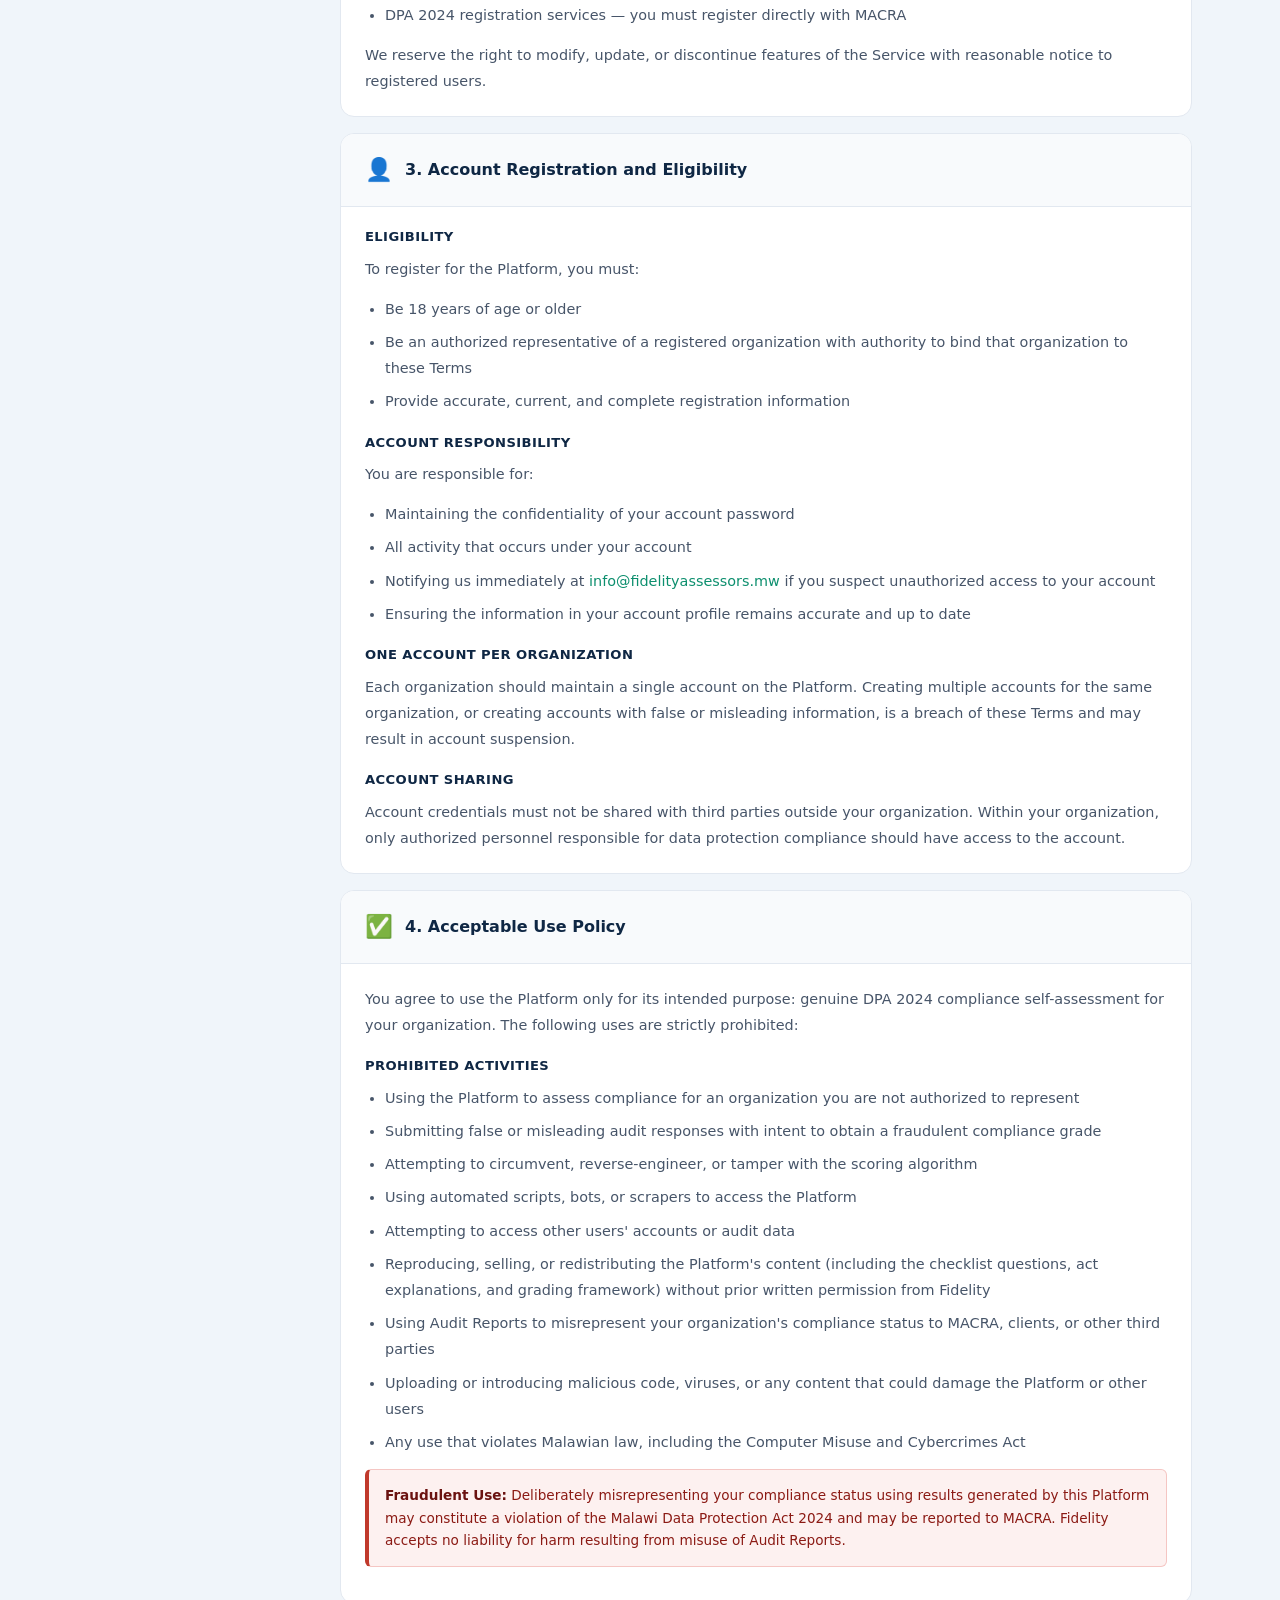
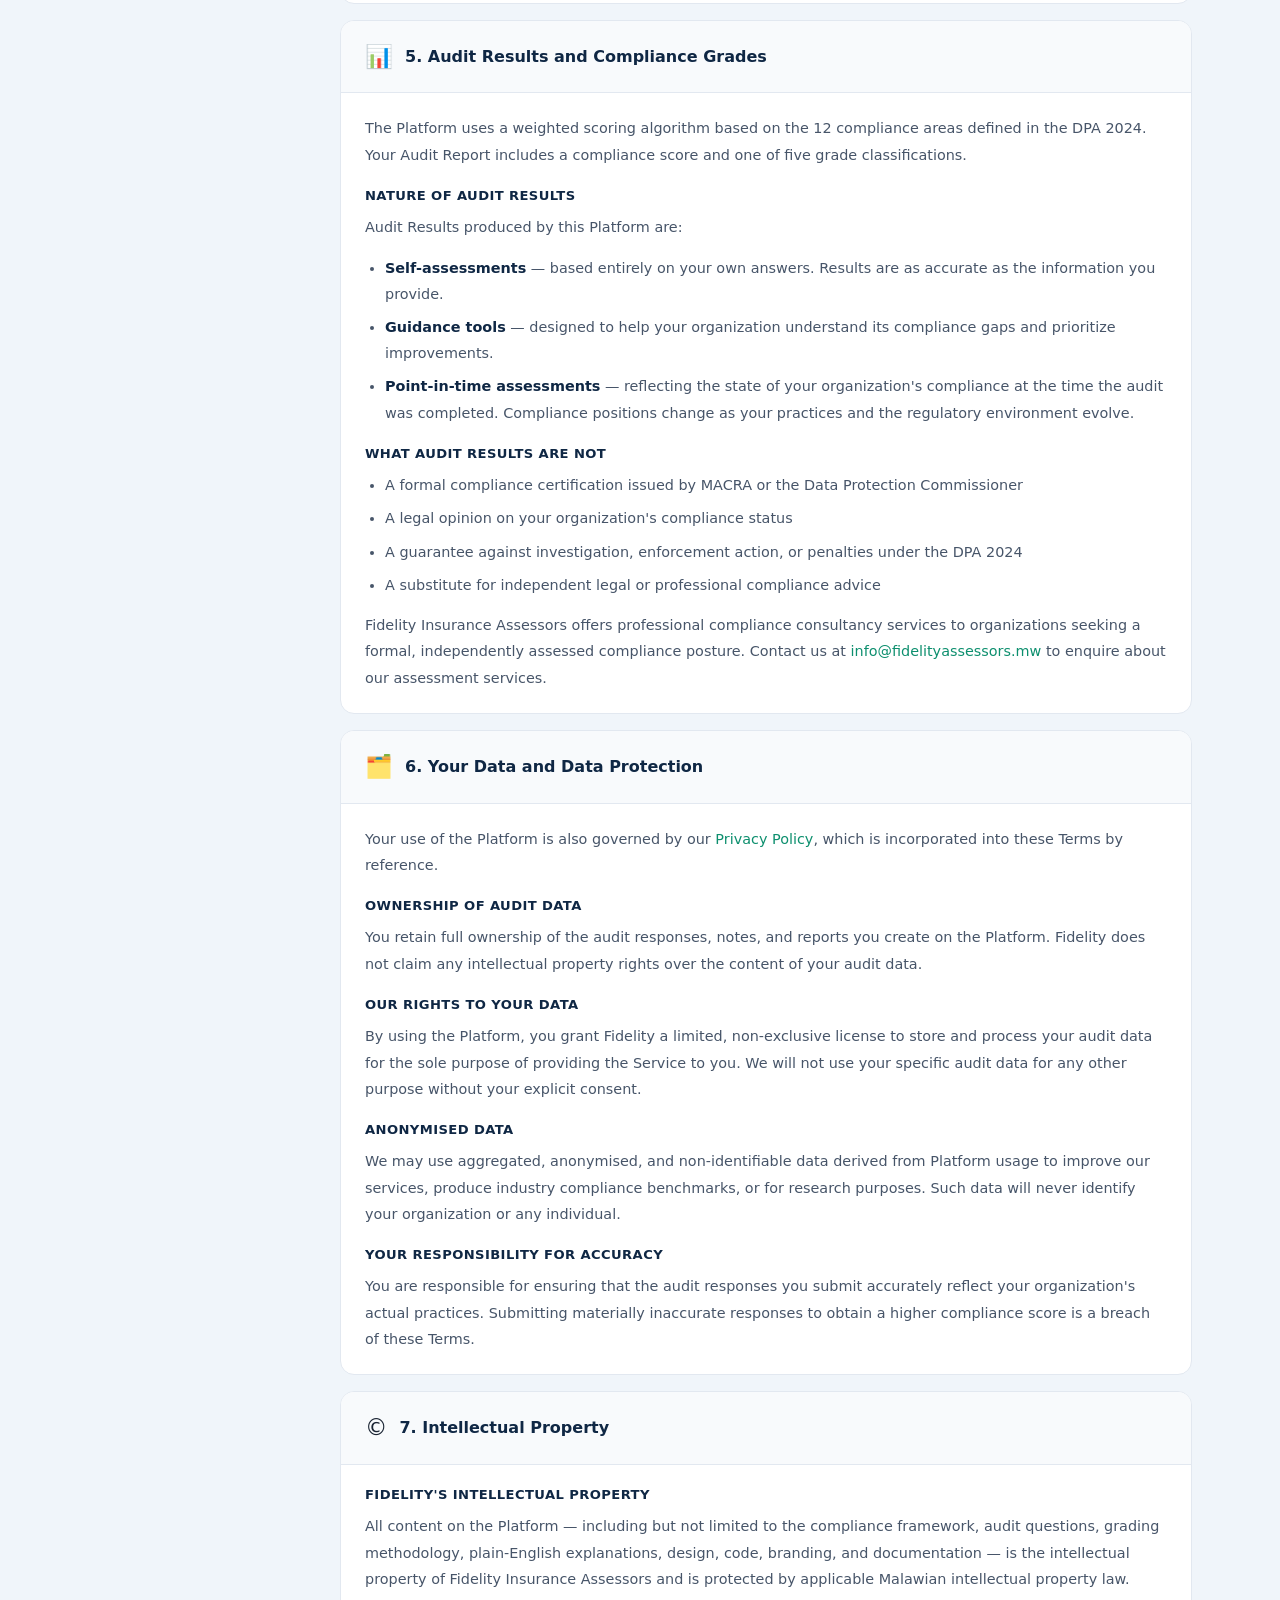
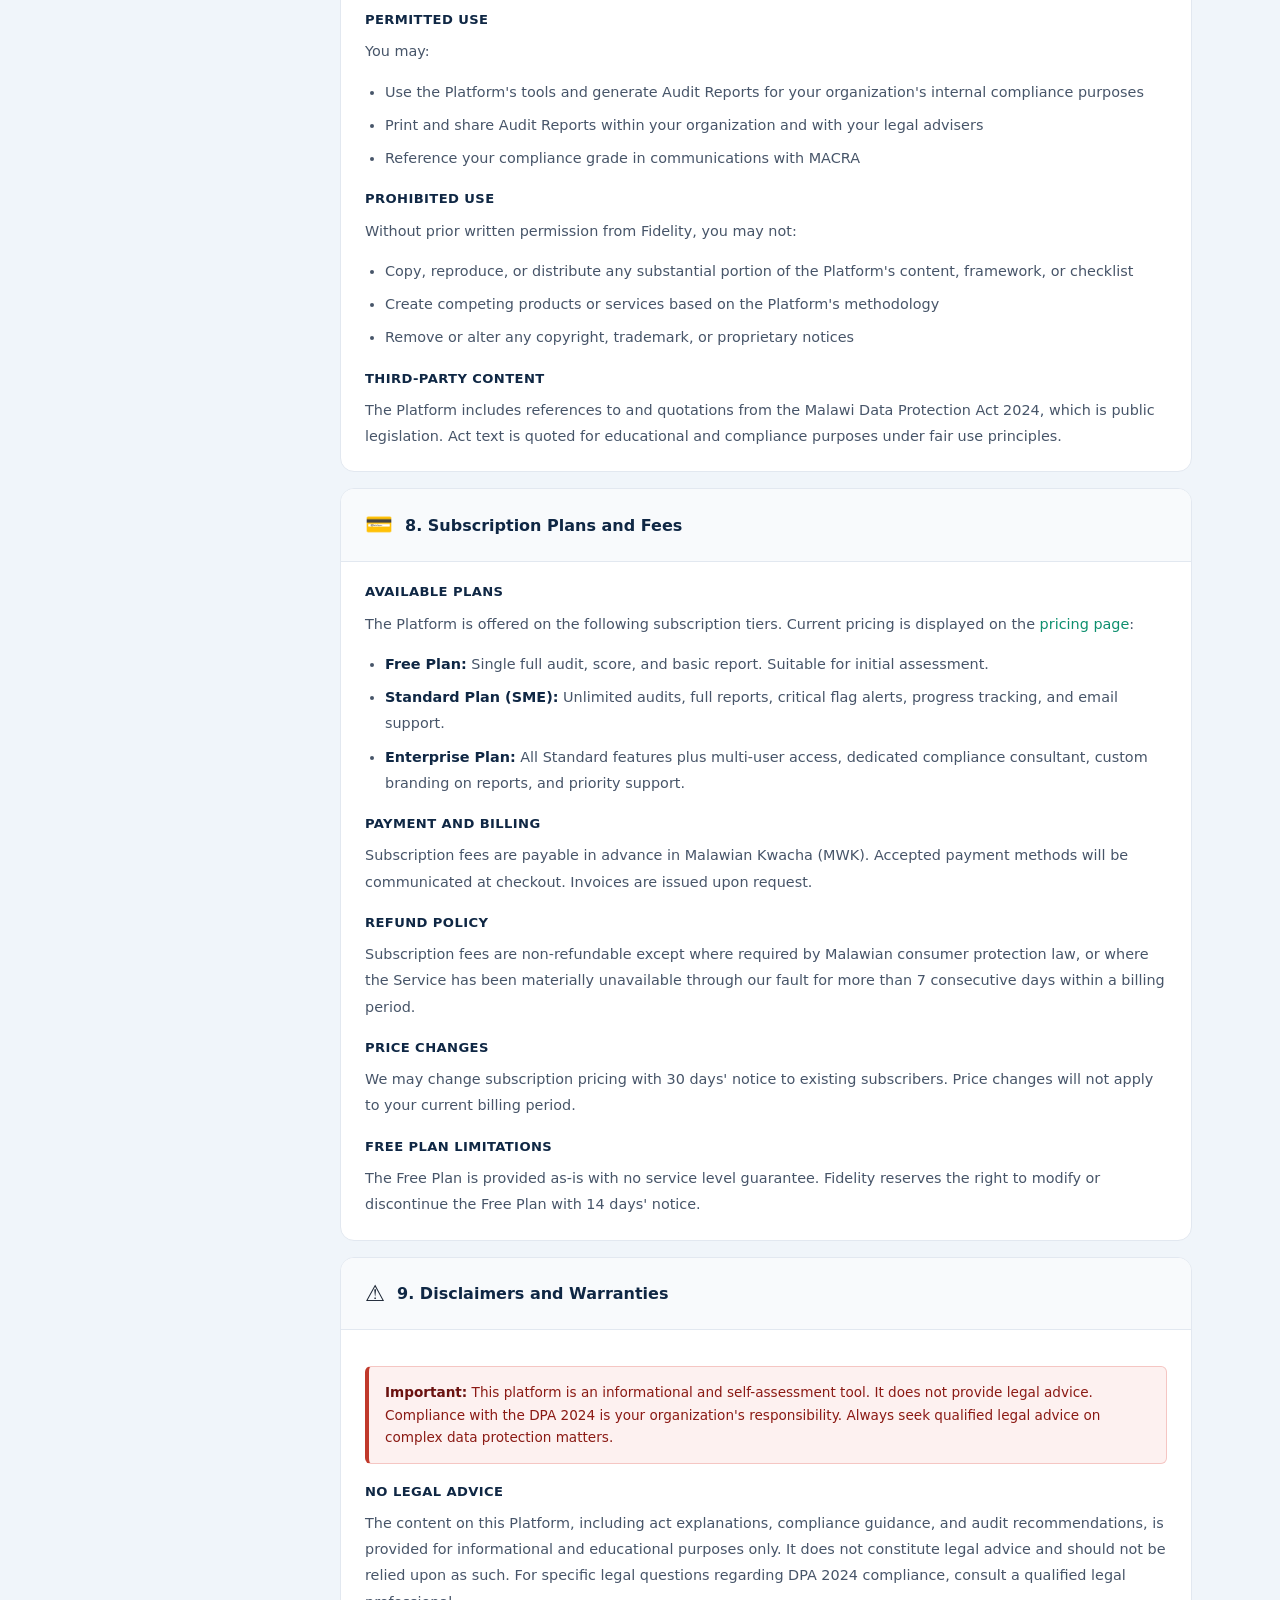
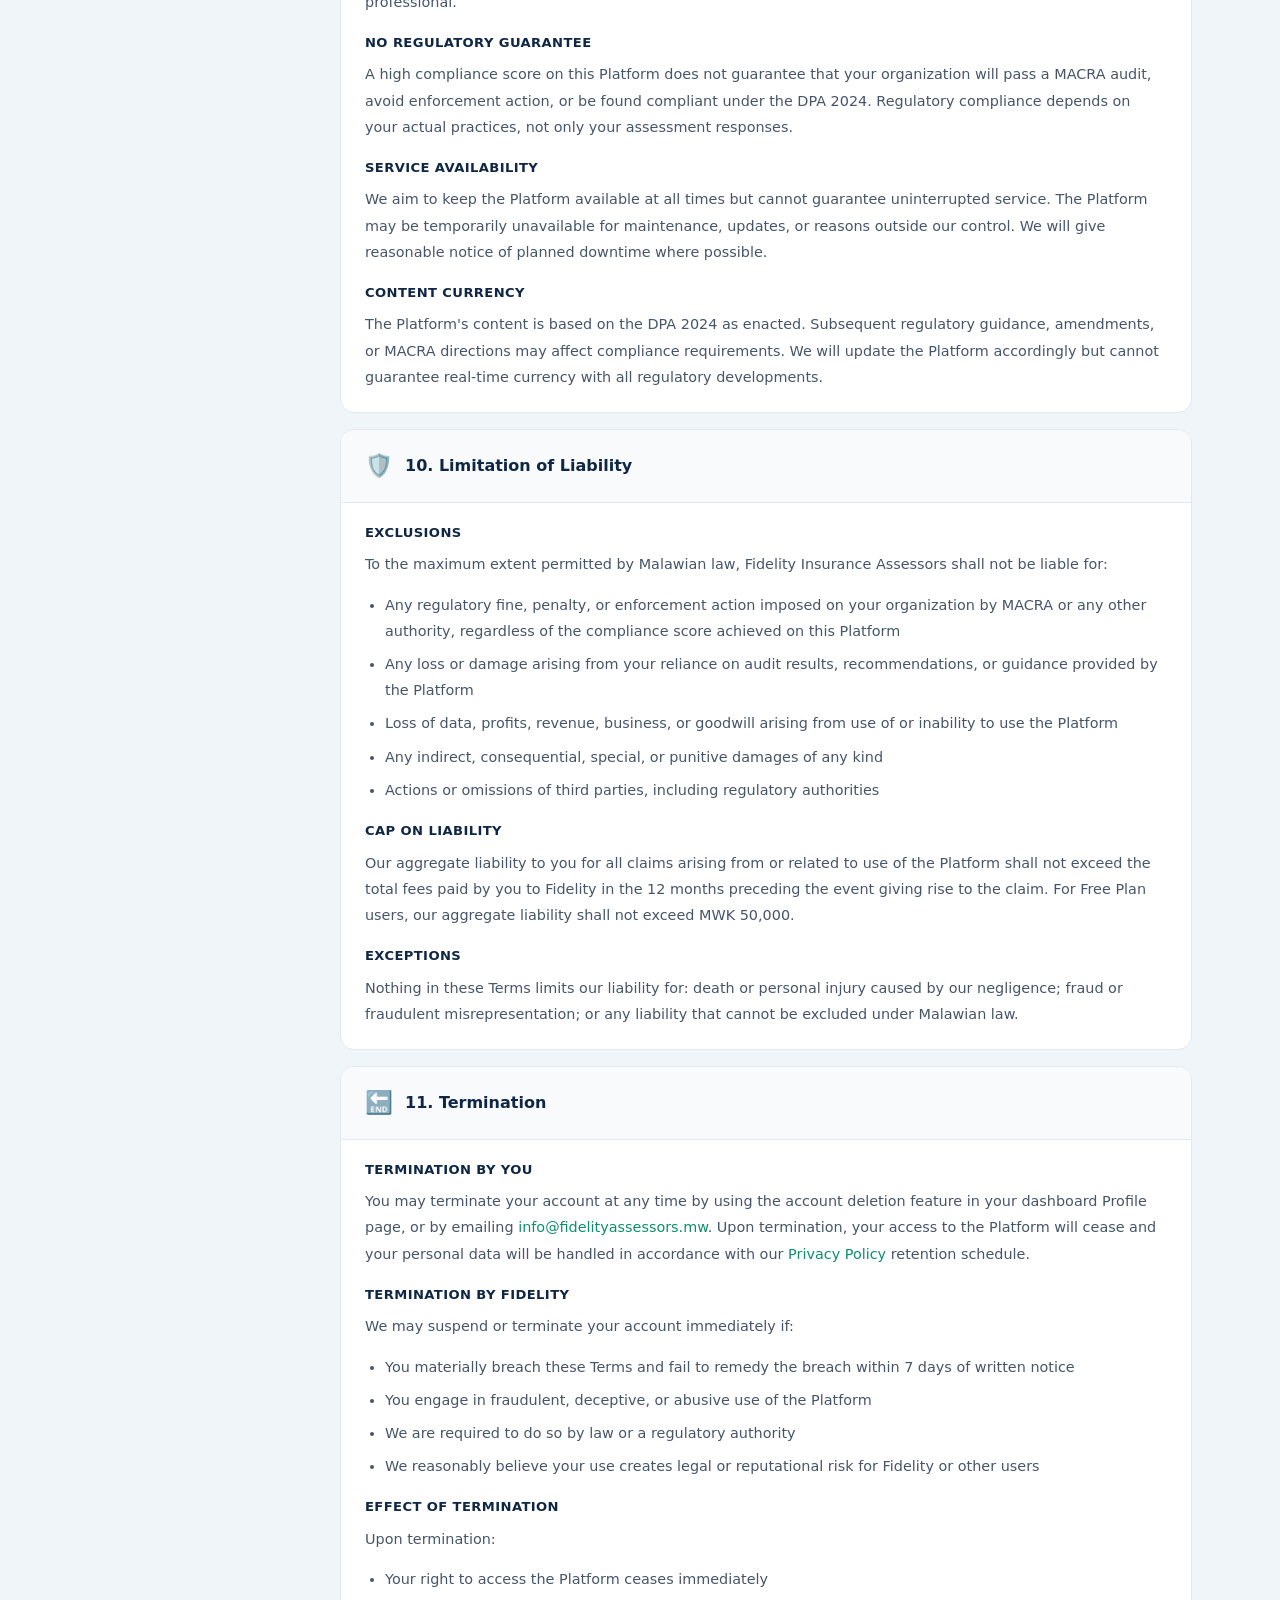
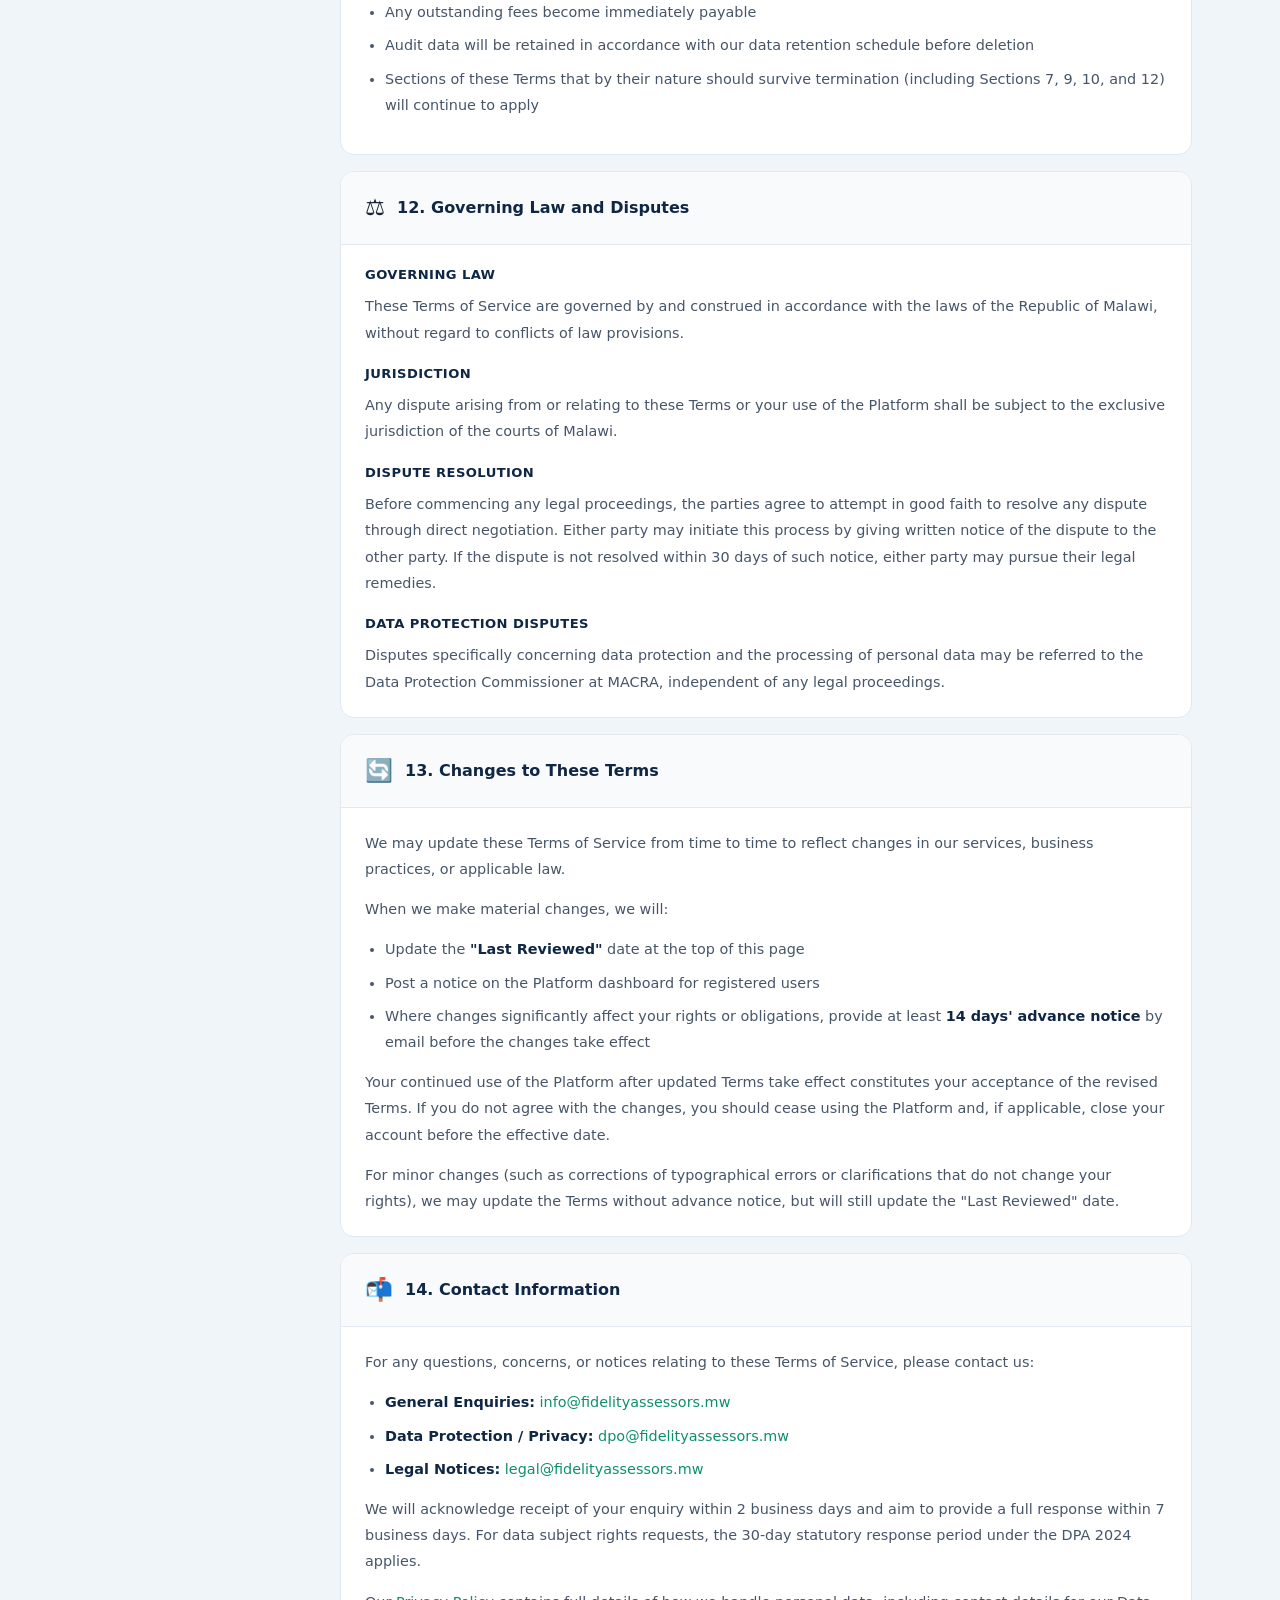
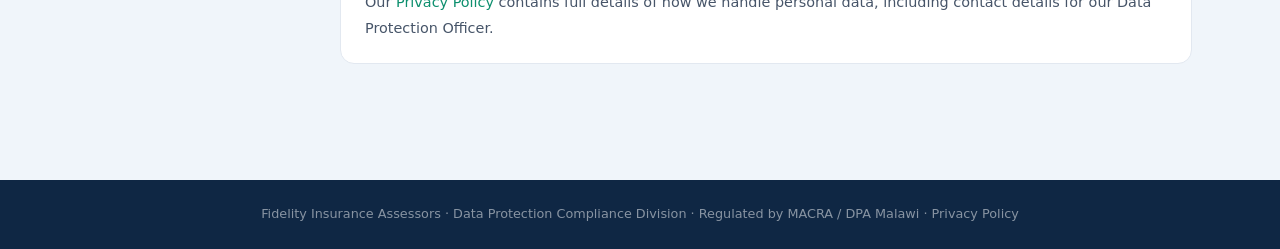
<file: terms.html>
<!DOCTYPE html>
<html lang="en">
<head>
  <meta charset="UTF-8">
  <meta name="viewport" content="width=device-width, initial-scale=1.0">
  <title>Terms of Service — Fidelity Compliance Platform</title>
  <link rel="stylesheet" href="css/main.css">
  <style>
    body { background: var(--bg); }
    .tos-nav { background: var(--navy); position: sticky; top: 0; z-index: 100; padding: 14px 28px; display: flex; align-items: center; gap: 16px; }
    .tos-nav a { color: rgba(255,255,255,0.7); font-size: 0.87rem; }
    .tos-nav a:hover { color: #fff; }
    .tos-nav-logo { display: flex; align-items: center; gap: 10px; }
.tos-nav-name { font-weight: 800; color: #fff; font-size: 0.9rem; }

    .tos-hero { background: linear-gradient(135deg, var(--navy) 0%, #1a3c7a 100%); padding: 48px 0 36px; }
    .tos-hero h1 { color: #fff; font-size: clamp(1.5rem, 3vw, 2rem); margin-bottom: 10px; }
    .tos-hero p { color: rgba(255,255,255,0.65); font-size: 0.95rem; line-height: 1.7; max-width: 600px; }
    .tos-meta-strip { display: flex; gap: 24px; margin-top: 20px; flex-wrap: wrap; }
    .tos-meta-item { display: flex; align-items: center; gap: 8px; font-size: 0.8rem; color: rgba(255,255,255,0.55); }
    .tos-meta-item strong { color: rgba(255,255,255,0.85); }

    .tos-layout { display: grid; grid-template-columns: 220px 1fr; gap: 32px; padding: 40px 0 60px; }
    .tos-toc { position: sticky; top: 70px; align-self: start; background: var(--surface); border: 1px solid var(--border); border-radius: var(--radius); overflow: hidden; }
    .tos-toc-title { padding: 12px 16px; font-size: 0.75rem; font-weight: 800; color: var(--navy); text-transform: uppercase; letter-spacing: 0.5px; border-bottom: 1px solid var(--border); background: var(--gray-50); }
    .tos-toc-links { display: flex; flex-direction: column; padding: 6px 0; }
    .tos-toc-link { padding: 7px 16px; font-size: 0.8rem; color: var(--text-muted); font-weight: 500; transition: all 0.15s; text-decoration: none; display: block; border-left: 3px solid transparent; }
    .tos-toc-link:hover { color: var(--navy); background: var(--gray-50); border-left-color: var(--border); text-decoration: none; }

    .tos-body { display: flex; flex-direction: column; gap: 0; }
    .tos-section { background: var(--surface); border: 1px solid var(--border); border-radius: var(--radius-md); overflow: hidden; margin-bottom: 16px; }
    .tos-sec-head { padding: 18px 24px; border-bottom: 1px solid var(--border); display: flex; align-items: center; gap: 12px; background: var(--gray-50); }
    .tos-sec-icon { font-size: 1.4rem; }
    .tos-sec-title { font-size: 1rem; font-weight: 800; color: var(--navy); }
    .tos-sec-body { padding: 22px 24px; font-size: 0.9rem; color: var(--text-soft); line-height: 1.82; }
    .tos-sec-body h4 { font-size: 0.82rem; font-weight: 800; color: var(--navy); text-transform: uppercase; letter-spacing: 0.4px; margin: 20px 0 10px; }
    .tos-sec-body h4:first-child { margin-top: 0; }
    .tos-sec-body p { margin: 0 0 14px; }
    .tos-sec-body p:last-child { margin-bottom: 0; }
    .tos-sec-body ul { margin: 0 0 14px; padding-left: 20px; }
    .tos-sec-body ul li { margin-bottom: 7px; }
    .tos-sec-body strong { color: var(--navy); }
    .tos-sec-body a { color: var(--teal-light); }

    .notice-box { background: var(--gold-pale); border: 1px solid #f0d080; border-left: 4px solid var(--gold); border-radius: var(--radius-sm); padding: 14px 16px; margin-bottom: 16px; font-size: 0.85rem; color: #7a4e00; line-height: 1.65; }
    .notice-box strong { color: #5a3800; }

    .warn-box { background: var(--danger-light); border: 1px solid #f5c6c3; border-left: 4px solid var(--danger); border-radius: var(--radius-sm); padding: 14px 16px; margin: 14px 0; font-size: 0.85rem; color: #8b1a14; line-height: 1.65; }
    .warn-box strong { color: #6a1210; }

    .clause-num { display: inline-block; background: var(--navy); color: #fff; font-size: 0.68rem; font-weight: 700; padding: 2px 7px; border-radius: 4px; margin-right: 6px; vertical-align: middle; }

    @media (max-width: 768px) {
      .tos-layout { grid-template-columns: 1fr; }
      .tos-toc { position: static; }
    }
  </style>
</head>
<body>

<nav class="tos-nav">
  <div class="tos-nav-logo">
    <div style="background:#fff;border-radius:7px;padding:5px 11px;display:flex;align-items:center">
      <img src="img/fidelity-logo.png" alt="Fidelity Insurance Assessors" style="height:28px;width:auto;display:block">
    </div>
    <span class="tos-nav-name">Insurance Assessors</span>
  </div>
  <div style="flex:1"></div>
  <a href="index.html">Home</a>
  <a href="auth.html" style="margin-left:8px">Sign In</a>
</nav>

<div class="tos-hero">
  <div class="container">
    <div style="margin-bottom:12px">
      <span style="background:rgba(244,166,32,0.15);border:1px solid rgba(244,166,32,0.3);color:var(--gold);font-size:0.75rem;font-weight:700;padding:5px 12px;border-radius:20px;text-transform:uppercase;letter-spacing:0.5px">Fidelity Insurance Assessors</span>
    </div>
    <h1>Terms of Service</h1>
    <p>These Terms of Service govern your use of the Fidelity Compliance Platform. By registering for or using this service, you agree to be bound by these terms. Please read them carefully.</p>
    <div class="tos-meta-strip">
      <div class="tos-meta-item">📅 <strong>Effective:</strong> 3 June 2024</div>
      <div class="tos-meta-item">🔄 <strong>Last Reviewed:</strong> January 2025</div>
      <div class="tos-meta-item">📋 <strong>Version:</strong> 1.0</div>
      <div class="tos-meta-item">⚖️ <strong>Governing Law:</strong> Malawi</div>
    </div>
  </div>
</div>

<div class="container">
  <div class="tos-layout">

    <!-- TOC -->
    <div class="tos-toc">
      <div class="tos-toc-title">Contents</div>
      <div class="tos-toc-links">
        <a class="tos-toc-link" href="#t1">1. Definitions</a>
        <a class="tos-toc-link" href="#t2">2. The Service</a>
        <a class="tos-toc-link" href="#t3">3. Account Registration</a>
        <a class="tos-toc-link" href="#t4">4. Acceptable Use</a>
        <a class="tos-toc-link" href="#t5">5. Audit Results</a>
        <a class="tos-toc-link" href="#t6">6. Your Data</a>
        <a class="tos-toc-link" href="#t7">7. Intellectual Property</a>
        <a class="tos-toc-link" href="#t8">8. Subscription &amp; Fees</a>
        <a class="tos-toc-link" href="#t9">9. Disclaimers</a>
        <a class="tos-toc-link" href="#t10">10. Limitation of Liability</a>
        <a class="tos-toc-link" href="#t11">11. Termination</a>
        <a class="tos-toc-link" href="#t12">12. Governing Law</a>
        <a class="tos-toc-link" href="#t13">13. Changes to Terms</a>
        <a class="tos-toc-link" href="#t14">14. Contact</a>
      </div>
    </div>

    <!-- Body -->
    <div class="tos-body">

      <div class="notice-box">
        <strong>Summary:</strong> This platform provides compliance audit tools to help organizations understand and self-assess their obligations under the Malawi Data Protection Act 2024. Audit results are guidance tools — they are not legal advice and do not constitute certification or guarantee of regulatory compliance.
      </div>

      <!-- 1. Definitions -->
      <div class="tos-section" id="t1">
        <div class="tos-sec-head">
          <span class="tos-sec-icon">📖</span>
          <span class="tos-sec-title">1. Definitions</span>
        </div>
        <div class="tos-sec-body">
          <p>In these Terms of Service, the following definitions apply:</p>
          <ul>
            <li><strong>"Fidelity", "we", "us", "our"</strong> — Fidelity Insurance Assessors, the operator of this platform.</li>
            <li><strong>"Platform"</strong> — The Fidelity Compliance Platform website and all tools, reports, and resources accessible through it.</li>
            <li><strong>"Service"</strong> — The DPA 2024 compliance audit tool, scoring engine, report generation, guidance content, and associated features provided through the Platform.</li>
            <li><strong>"User", "you", "your"</strong> — The organization or individual who registers for and uses the Platform.</li>
            <li><strong>"Account"</strong> — The registered account associated with your organization on the Platform.</li>
            <li><strong>"Audit"</strong> — A compliance self-assessment completed using the Platform's checklist tool.</li>
            <li><strong>"Audit Report"</strong> — The scored, graded output generated after completing an Audit.</li>
            <li><strong>"DPA 2024"</strong> — The Malawi Data Protection Act 2024 (in force 3 June 2024).</li>
            <li><strong>"MACRA"</strong> — The Malawi Communications Regulatory Authority, which regulates the DPA 2024.</li>
          </ul>
        </div>
      </div>

      <!-- 2. The Service -->
      <div class="tos-section" id="t2">
        <div class="tos-sec-head">
          <span class="tos-sec-icon">🛠️</span>
          <span class="tos-sec-title">2. Description of the Service</span>
        </div>
        <div class="tos-sec-body">
          <p>Fidelity Insurance Assessors provides a digital compliance audit platform designed to help organizations in Malawi assess and improve their compliance posture under the Malawi Data Protection Act 2024.</p>

          <h4>What the Service Provides</h4>
          <ul>
            <li>A structured 12-section, 65-question compliance audit checklist aligned to the DPA 2024</li>
            <li>A weighted scoring engine that calculates your organization's compliance score and grade</li>
            <li>Detailed Audit Reports with section breakdowns, critical flags, and improvement recommendations</li>
            <li>Plain-English explanations of all DPA 2024 obligations with references to the relevant Act sections</li>
            <li>Printable reports suitable for internal governance, board reporting, and MACRA engagement</li>
            <li>Auto-save functionality to preserve audit progress between sessions</li>
          </ul>

          <h4>What the Service Does Not Provide</h4>
          <ul>
            <li>Legal advice — the Platform is an informational and assessment tool, not a law firm or legal adviser</li>
            <li>Regulatory certification — completing an audit on this platform does not constitute certification by MACRA or the Data Protection Commissioner</li>
            <li>A guarantee of regulatory compliance or immunity from investigation</li>
            <li>DPA 2024 registration services — you must register directly with MACRA</li>
          </ul>

          <p>We reserve the right to modify, update, or discontinue features of the Service with reasonable notice to registered users.</p>
        </div>
      </div>

      <!-- 3. Account Registration -->
      <div class="tos-section" id="t3">
        <div class="tos-sec-head">
          <span class="tos-sec-icon">👤</span>
          <span class="tos-sec-title">3. Account Registration and Eligibility</span>
        </div>
        <div class="tos-sec-body">
          <h4>Eligibility</h4>
          <p>To register for the Platform, you must:</p>
          <ul>
            <li>Be 18 years of age or older</li>
            <li>Be an authorized representative of a registered organization with authority to bind that organization to these Terms</li>
            <li>Provide accurate, current, and complete registration information</li>
          </ul>

          <h4>Account Responsibility</h4>
          <p>You are responsible for:</p>
          <ul>
            <li>Maintaining the confidentiality of your account password</li>
            <li>All activity that occurs under your account</li>
            <li>Notifying us immediately at <a href="mailto:info@fidelityassessors.mw">info@fidelityassessors.mw</a> if you suspect unauthorized access to your account</li>
            <li>Ensuring the information in your account profile remains accurate and up to date</li>
          </ul>

          <h4>One Account Per Organization</h4>
          <p>Each organization should maintain a single account on the Platform. Creating multiple accounts for the same organization, or creating accounts with false or misleading information, is a breach of these Terms and may result in account suspension.</p>

          <h4>Account Sharing</h4>
          <p>Account credentials must not be shared with third parties outside your organization. Within your organization, only authorized personnel responsible for data protection compliance should have access to the account.</p>
        </div>
      </div>

      <!-- 4. Acceptable Use -->
      <div class="tos-section" id="t4">
        <div class="tos-sec-head">
          <span class="tos-sec-icon">✅</span>
          <span class="tos-sec-title">4. Acceptable Use Policy</span>
        </div>
        <div class="tos-sec-body">
          <p>You agree to use the Platform only for its intended purpose: genuine DPA 2024 compliance self-assessment for your organization. The following uses are strictly prohibited:</p>

          <h4>Prohibited Activities</h4>
          <ul>
            <li>Using the Platform to assess compliance for an organization you are not authorized to represent</li>
            <li>Submitting false or misleading audit responses with intent to obtain a fraudulent compliance grade</li>
            <li>Attempting to circumvent, reverse-engineer, or tamper with the scoring algorithm</li>
            <li>Using automated scripts, bots, or scrapers to access the Platform</li>
            <li>Attempting to access other users' accounts or audit data</li>
            <li>Reproducing, selling, or redistributing the Platform's content (including the checklist questions, act explanations, and grading framework) without prior written permission from Fidelity</li>
            <li>Using Audit Reports to misrepresent your organization's compliance status to MACRA, clients, or other third parties</li>
            <li>Uploading or introducing malicious code, viruses, or any content that could damage the Platform or other users</li>
            <li>Any use that violates Malawian law, including the Computer Misuse and Cybercrimes Act</li>
          </ul>

          <div class="warn-box">
            <strong>Fraudulent Use:</strong> Deliberately misrepresenting your compliance status using results generated by this Platform may constitute a violation of the Malawi Data Protection Act 2024 and may be reported to MACRA. Fidelity accepts no liability for harm resulting from misuse of Audit Reports.
          </div>
        </div>
      </div>

      <!-- 5. Audit Results -->
      <div class="tos-section" id="t5">
        <div class="tos-sec-head">
          <span class="tos-sec-icon">📊</span>
          <span class="tos-sec-title">5. Audit Results and Compliance Grades</span>
        </div>
        <div class="tos-sec-body">
          <p>The Platform uses a weighted scoring algorithm based on the 12 compliance areas defined in the DPA 2024. Your Audit Report includes a compliance score and one of five grade classifications.</p>

          <h4>Nature of Audit Results</h4>
          <p>Audit Results produced by this Platform are:</p>
          <ul>
            <li><strong>Self-assessments</strong> — based entirely on your own answers. Results are as accurate as the information you provide.</li>
            <li><strong>Guidance tools</strong> — designed to help your organization understand its compliance gaps and prioritize improvements.</li>
            <li><strong>Point-in-time assessments</strong> — reflecting the state of your organization's compliance at the time the audit was completed. Compliance positions change as your practices and the regulatory environment evolve.</li>
          </ul>

          <h4>What Audit Results Are NOT</h4>
          <ul>
            <li>A formal compliance certification issued by MACRA or the Data Protection Commissioner</li>
            <li>A legal opinion on your organization's compliance status</li>
            <li>A guarantee against investigation, enforcement action, or penalties under the DPA 2024</li>
            <li>A substitute for independent legal or professional compliance advice</li>
          </ul>

          <p>Fidelity Insurance Assessors offers professional compliance consultancy services to organizations seeking a formal, independently assessed compliance posture. Contact us at <a href="mailto:info@fidelityassessors.mw">info@fidelityassessors.mw</a> to enquire about our assessment services.</p>
        </div>
      </div>

      <!-- 6. Your Data -->
      <div class="tos-section" id="t6">
        <div class="tos-sec-head">
          <span class="tos-sec-icon">🗂️</span>
          <span class="tos-sec-title">6. Your Data and Data Protection</span>
        </div>
        <div class="tos-sec-body">
          <p>Your use of the Platform is also governed by our <a href="privacy-policy.html">Privacy Policy</a>, which is incorporated into these Terms by reference.</p>

          <h4>Ownership of Audit Data</h4>
          <p>You retain full ownership of the audit responses, notes, and reports you create on the Platform. Fidelity does not claim any intellectual property rights over the content of your audit data.</p>

          <h4>Our Rights to Your Data</h4>
          <p>By using the Platform, you grant Fidelity a limited, non-exclusive license to store and process your audit data for the sole purpose of providing the Service to you. We will not use your specific audit data for any other purpose without your explicit consent.</p>

          <h4>Anonymised Data</h4>
          <p>We may use aggregated, anonymised, and non-identifiable data derived from Platform usage to improve our services, produce industry compliance benchmarks, or for research purposes. Such data will never identify your organization or any individual.</p>

          <h4>Your Responsibility for Accuracy</h4>
          <p>You are responsible for ensuring that the audit responses you submit accurately reflect your organization's actual practices. Submitting materially inaccurate responses to obtain a higher compliance score is a breach of these Terms.</p>
        </div>
      </div>

      <!-- 7. Intellectual Property -->
      <div class="tos-section" id="t7">
        <div class="tos-sec-head">
          <span class="tos-sec-icon">©️</span>
          <span class="tos-sec-title">7. Intellectual Property</span>
        </div>
        <div class="tos-sec-body">
          <h4>Fidelity's Intellectual Property</h4>
          <p>All content on the Platform — including but not limited to the compliance framework, audit questions, grading methodology, plain-English explanations, design, code, branding, and documentation — is the intellectual property of Fidelity Insurance Assessors and is protected by applicable Malawian intellectual property law.</p>

          <h4>Permitted Use</h4>
          <p>You may:</p>
          <ul>
            <li>Use the Platform's tools and generate Audit Reports for your organization's internal compliance purposes</li>
            <li>Print and share Audit Reports within your organization and with your legal advisers</li>
            <li>Reference your compliance grade in communications with MACRA</li>
          </ul>

          <h4>Prohibited Use</h4>
          <p>Without prior written permission from Fidelity, you may not:</p>
          <ul>
            <li>Copy, reproduce, or distribute any substantial portion of the Platform's content, framework, or checklist</li>
            <li>Create competing products or services based on the Platform's methodology</li>
            <li>Remove or alter any copyright, trademark, or proprietary notices</li>
          </ul>

          <h4>Third-Party Content</h4>
          <p>The Platform includes references to and quotations from the Malawi Data Protection Act 2024, which is public legislation. Act text is quoted for educational and compliance purposes under fair use principles.</p>
        </div>
      </div>

      <!-- 8. Subscription & Fees -->
      <div class="tos-section" id="t8">
        <div class="tos-sec-head">
          <span class="tos-sec-icon">💳</span>
          <span class="tos-sec-title">8. Subscription Plans and Fees</span>
        </div>
        <div class="tos-sec-body">
          <h4>Available Plans</h4>
          <p>The Platform is offered on the following subscription tiers. Current pricing is displayed on the <a href="index.html#pricing">pricing page</a>:</p>
          <ul>
            <li><strong>Free Plan:</strong> Single full audit, score, and basic report. Suitable for initial assessment.</li>
            <li><strong>Standard Plan (SME):</strong> Unlimited audits, full reports, critical flag alerts, progress tracking, and email support.</li>
            <li><strong>Enterprise Plan:</strong> All Standard features plus multi-user access, dedicated compliance consultant, custom branding on reports, and priority support.</li>
          </ul>

          <h4>Payment and Billing</h4>
          <p>Subscription fees are payable in advance in Malawian Kwacha (MWK). Accepted payment methods will be communicated at checkout. Invoices are issued upon request.</p>

          <h4>Refund Policy</h4>
          <p>Subscription fees are non-refundable except where required by Malawian consumer protection law, or where the Service has been materially unavailable through our fault for more than 7 consecutive days within a billing period.</p>

          <h4>Price Changes</h4>
          <p>We may change subscription pricing with 30 days' notice to existing subscribers. Price changes will not apply to your current billing period.</p>

          <h4>Free Plan Limitations</h4>
          <p>The Free Plan is provided as-is with no service level guarantee. Fidelity reserves the right to modify or discontinue the Free Plan with 14 days' notice.</p>
        </div>
      </div>

      <!-- 9. Disclaimers -->
      <div class="tos-section" id="t9">
        <div class="tos-sec-head">
          <span class="tos-sec-icon">⚠️</span>
          <span class="tos-sec-title">9. Disclaimers and Warranties</span>
        </div>
        <div class="tos-sec-body">
          <div class="warn-box">
            <strong>Important:</strong> This platform is an informational and self-assessment tool. It does not provide legal advice. Compliance with the DPA 2024 is your organization's responsibility. Always seek qualified legal advice on complex data protection matters.
          </div>

          <h4>No Legal Advice</h4>
          <p>The content on this Platform, including act explanations, compliance guidance, and audit recommendations, is provided for informational and educational purposes only. It does not constitute legal advice and should not be relied upon as such. For specific legal questions regarding DPA 2024 compliance, consult a qualified legal professional.</p>

          <h4>No Regulatory Guarantee</h4>
          <p>A high compliance score on this Platform does not guarantee that your organization will pass a MACRA audit, avoid enforcement action, or be found compliant under the DPA 2024. Regulatory compliance depends on your actual practices, not only your assessment responses.</p>

          <h4>Service Availability</h4>
          <p>We aim to keep the Platform available at all times but cannot guarantee uninterrupted service. The Platform may be temporarily unavailable for maintenance, updates, or reasons outside our control. We will give reasonable notice of planned downtime where possible.</p>

          <h4>Content Currency</h4>
          <p>The Platform's content is based on the DPA 2024 as enacted. Subsequent regulatory guidance, amendments, or MACRA directions may affect compliance requirements. We will update the Platform accordingly but cannot guarantee real-time currency with all regulatory developments.</p>
        </div>
      </div>

      <!-- 10. Liability -->
      <div class="tos-section" id="t10">
        <div class="tos-sec-head">
          <span class="tos-sec-icon">🛡️</span>
          <span class="tos-sec-title">10. Limitation of Liability</span>
        </div>
        <div class="tos-sec-body">
          <h4>Exclusions</h4>
          <p>To the maximum extent permitted by Malawian law, Fidelity Insurance Assessors shall not be liable for:</p>
          <ul>
            <li>Any regulatory fine, penalty, or enforcement action imposed on your organization by MACRA or any other authority, regardless of the compliance score achieved on this Platform</li>
            <li>Any loss or damage arising from your reliance on audit results, recommendations, or guidance provided by the Platform</li>
            <li>Loss of data, profits, revenue, business, or goodwill arising from use of or inability to use the Platform</li>
            <li>Any indirect, consequential, special, or punitive damages of any kind</li>
            <li>Actions or omissions of third parties, including regulatory authorities</li>
          </ul>

          <h4>Cap on Liability</h4>
          <p>Our aggregate liability to you for all claims arising from or related to use of the Platform shall not exceed the total fees paid by you to Fidelity in the 12 months preceding the event giving rise to the claim. For Free Plan users, our aggregate liability shall not exceed MWK 50,000.</p>

          <h4>Exceptions</h4>
          <p>Nothing in these Terms limits our liability for: death or personal injury caused by our negligence; fraud or fraudulent misrepresentation; or any liability that cannot be excluded under Malawian law.</p>
        </div>
      </div>

      <!-- 11. Termination -->
      <div class="tos-section" id="t11">
        <div class="tos-sec-head">
          <span class="tos-sec-icon">🔚</span>
          <span class="tos-sec-title">11. Termination</span>
        </div>
        <div class="tos-sec-body">
          <h4>Termination by You</h4>
          <p>You may terminate your account at any time by using the account deletion feature in your dashboard Profile page, or by emailing <a href="mailto:info@fidelityassessors.mw">info@fidelityassessors.mw</a>. Upon termination, your access to the Platform will cease and your personal data will be handled in accordance with our <a href="privacy-policy.html">Privacy Policy</a> retention schedule.</p>

          <h4>Termination by Fidelity</h4>
          <p>We may suspend or terminate your account immediately if:</p>
          <ul>
            <li>You materially breach these Terms and fail to remedy the breach within 7 days of written notice</li>
            <li>You engage in fraudulent, deceptive, or abusive use of the Platform</li>
            <li>We are required to do so by law or a regulatory authority</li>
            <li>We reasonably believe your use creates legal or reputational risk for Fidelity or other users</li>
          </ul>

          <h4>Effect of Termination</h4>
          <p>Upon termination:</p>
          <ul>
            <li>Your right to access the Platform ceases immediately</li>
            <li>Any outstanding fees become immediately payable</li>
            <li>Audit data will be retained in accordance with our data retention schedule before deletion</li>
            <li>Sections of these Terms that by their nature should survive termination (including Sections 7, 9, 10, and 12) will continue to apply</li>
          </ul>
        </div>
      </div>

      <!-- 12. Governing Law -->
      <div class="tos-section" id="t12">
        <div class="tos-sec-head">
          <span class="tos-sec-icon">⚖️</span>
          <span class="tos-sec-title">12. Governing Law and Disputes</span>
        </div>
        <div class="tos-sec-body">
          <h4>Governing Law</h4>
          <p>These Terms of Service are governed by and construed in accordance with the laws of the Republic of Malawi, without regard to conflicts of law provisions.</p>

          <h4>Jurisdiction</h4>
          <p>Any dispute arising from or relating to these Terms or your use of the Platform shall be subject to the exclusive jurisdiction of the courts of Malawi.</p>

          <h4>Dispute Resolution</h4>
          <p>Before commencing any legal proceedings, the parties agree to attempt in good faith to resolve any dispute through direct negotiation. Either party may initiate this process by giving written notice of the dispute to the other party. If the dispute is not resolved within 30 days of such notice, either party may pursue their legal remedies.</p>

          <h4>Data Protection Disputes</h4>
          <p>Disputes specifically concerning data protection and the processing of personal data may be referred to the Data Protection Commissioner at MACRA, independent of any legal proceedings.</p>
        </div>
      </div>

      <!-- 13. Changes -->
      <div class="tos-section" id="t13">
        <div class="tos-sec-head">
          <span class="tos-sec-icon">🔄</span>
          <span class="tos-sec-title">13. Changes to These Terms</span>
        </div>
        <div class="tos-sec-body">
          <p>We may update these Terms of Service from time to time to reflect changes in our services, business practices, or applicable law.</p>
          <p>When we make material changes, we will:</p>
          <ul>
            <li>Update the <strong>"Last Reviewed"</strong> date at the top of this page</li>
            <li>Post a notice on the Platform dashboard for registered users</li>
            <li>Where changes significantly affect your rights or obligations, provide at least <strong>14 days' advance notice</strong> by email before the changes take effect</li>
          </ul>
          <p>Your continued use of the Platform after updated Terms take effect constitutes your acceptance of the revised Terms. If you do not agree with the changes, you should cease using the Platform and, if applicable, close your account before the effective date.</p>
          <p>For minor changes (such as corrections of typographical errors or clarifications that do not change your rights), we may update the Terms without advance notice, but will still update the "Last Reviewed" date.</p>
        </div>
      </div>

      <!-- 14. Contact -->
      <div class="tos-section" id="t14">
        <div class="tos-sec-head">
          <span class="tos-sec-icon">📬</span>
          <span class="tos-sec-title">14. Contact Information</span>
        </div>
        <div class="tos-sec-body">
          <p>For any questions, concerns, or notices relating to these Terms of Service, please contact us:</p>
          <ul>
            <li><strong>General Enquiries:</strong> <a href="mailto:info@fidelityassessors.mw">info@fidelityassessors.mw</a></li>
            <li><strong>Data Protection / Privacy:</strong> <a href="mailto:dpo@fidelityassessors.mw">dpo@fidelityassessors.mw</a></li>
            <li><strong>Legal Notices:</strong> <a href="mailto:legal@fidelityassessors.mw">legal@fidelityassessors.mw</a></li>
          </ul>
          <p>We will acknowledge receipt of your enquiry within 2 business days and aim to provide a full response within 7 business days. For data subject rights requests, the 30-day statutory response period under the DPA 2024 applies.</p>
          <p>Our <a href="privacy-policy.html">Privacy Policy</a> contains full details of how we handle personal data, including contact details for our Data Protection Officer.</p>
        </div>
      </div>

    </div><!-- /.tos-body -->
  </div><!-- /.tos-layout -->
</div><!-- /.container -->

<footer style="background:var(--navy);color:rgba(255,255,255,0.5);padding:24px;text-align:center;font-size:0.8rem;margin-top:40px">
  Fidelity Insurance Assessors · Data Protection Compliance Division · Regulated by MACRA / DPA Malawi ·
  <a href="privacy-policy.html" style="color:rgba(255,255,255,0.5)">Privacy Policy</a>
</footer>

</body>
</html>
</file>
<file: css/main.css>
/* =============================================================================
   Fidelity Compliance Platform — Shared Design System
   ============================================================================= */

:root {
  /* Brand Palette */
  --navy:         #0f2744;
  --navy-light:   #1a3a5c;
  --navy-mid:     #1e4878;
  --teal:         #0b6e55;
  --teal-light:   #0d8f6e;
  --teal-pale:    #e6f6f2;
  --gold:         #f4a620;
  --gold-dark:    #d4880a;
  --gold-pale:    #fef9ec;

  /* Semantic Colors */
  --danger:       #c0392b;
  --danger-light: #fdf1f0;
  --danger-pale:  #fce8e6;
  --warning:      #d68910;
  --warning-light:#fefaed;
  --success:      #1e8449;
  --success-light:#eafaf1;
  --info:         #1a6ea8;
  --info-light:   #eaf4fb;
  --neutral:      #5d6d7e;

  /* Grays */
  --gray-50:  #f8fafc;
  --gray-100: #f1f5f9;
  --gray-200: #e2e8f0;
  --gray-300: #cbd5e1;
  --gray-400: #94a3b8;
  --gray-500: #64748b;
  --gray-600: #475569;
  --gray-700: #334155;
  --gray-800: #1e293b;
  --gray-900: #0f172a;

  /* Surfaces */
  --bg:       #f0f5fa;
  --surface:  #ffffff;
  --surface2: #f8fafc;
  --border:   #e2e8f0;

  /* Text */
  --text:         #1a2433;
  --text-soft:    #475569;
  --text-muted:   #6b7a8d;
  --text-faint:   #94a3b8;

  /* Layout */
  --sidebar-w:    260px;
  --topbar-h:     66px;
  --radius-xs:    4px;
  --radius-sm:    6px;
  --radius:       10px;
  --radius-md:    14px;
  --radius-lg:    20px;
  --radius-full:  9999px;

  /* Shadows */
  --shadow-xs:  0 1px 2px rgba(0,0,0,0.05);
  --shadow-sm:  0 1px 6px rgba(0,0,0,0.07);
  --shadow:     0 4px 16px rgba(0,0,0,0.09);
  --shadow-md:  0 8px 28px rgba(0,0,0,0.11);
  --shadow-lg:  0 16px 48px rgba(0,0,0,0.14);
  --shadow-navy: 0 8px 32px rgba(15,39,68,0.28);

  /* Typography */
  --font:       'Segoe UI', system-ui, -apple-system, 'Helvetica Neue', Arial, sans-serif;
  --font-mono:  'Cascadia Code', 'Fira Code', 'Consolas', monospace;

  /* Transitions */
  --trans:      all 0.18s ease;
  --trans-slow: all 0.32s ease;
}

/* --- Reset --- */
*, *::before, *::after { box-sizing: border-box; margin: 0; padding: 0; }
html { scroll-behavior: smooth; font-size: 16px; }
body { font-family: var(--font); color: var(--text); background: var(--bg); line-height: 1.6; -webkit-font-smoothing: antialiased; }
img { max-width: 100%; height: auto; display: block; }
a { color: var(--teal); text-decoration: none; transition: var(--trans); }
a:hover { color: var(--teal-light); }
button { font-family: var(--font); cursor: pointer; }
input, select, textarea { font-family: var(--font); }
h1,h2,h3,h4,h5 { font-weight: 700; line-height: 1.25; color: var(--navy); }
h1 { font-size: clamp(1.8rem, 4vw, 2.6rem); }
h2 { font-size: clamp(1.4rem, 3vw, 1.9rem); }
h3 { font-size: 1.15rem; }
h4 { font-size: 1rem; }
p  { color: var(--text-soft); }

/* --- Container --- */
.container      { max-width: 1160px; margin: 0 auto; padding: 0 28px; }
.container-sm   { max-width: 860px;  margin: 0 auto; padding: 0 28px; }
.container-lg   { max-width: 1380px; margin: 0 auto; padding: 0 28px; }

/* --- Buttons --- */
.btn {
  display: inline-flex; align-items: center; justify-content: center; gap: 8px;
  padding: 11px 24px; border-radius: var(--radius-sm); font-size: 0.92rem;
  font-weight: 600; border: 2px solid transparent; cursor: pointer;
  transition: var(--trans); white-space: nowrap; text-decoration: none;
  font-family: var(--font);
}
.btn:disabled { opacity: 0.4; cursor: not-allowed; pointer-events: none; }

.btn-navy     { background: var(--navy); color: #fff; border-color: var(--navy); }
.btn-navy:hover { background: var(--navy-mid); border-color: var(--navy-mid); color: #fff; }

.btn-teal     { background: var(--teal); color: #fff; border-color: var(--teal); }
.btn-teal:hover { background: var(--teal-light); border-color: var(--teal-light); color: #fff; }

.btn-gold     { background: var(--gold); color: var(--navy); border-color: var(--gold); }
.btn-gold:hover { background: var(--gold-dark); border-color: var(--gold-dark); color: var(--navy); }

.btn-outline  { background: transparent; color: var(--navy); border-color: var(--navy); }
.btn-outline:hover { background: var(--navy); color: #fff; }

.btn-outline-white { background: transparent; color: #fff; border-color: rgba(255,255,255,0.6); }
.btn-outline-white:hover { background: rgba(255,255,255,0.12); border-color: #fff; color: #fff; }

.btn-ghost    { background: transparent; color: var(--text-muted); border-color: var(--border); }
.btn-ghost:hover { background: var(--gray-100); color: var(--text); }

.btn-danger   { background: var(--danger); color: #fff; border-color: var(--danger); }

.btn-lg  { padding: 14px 32px; font-size: 1rem; border-radius: var(--radius); }
.btn-sm  { padding: 7px 16px; font-size: 0.82rem; }
.btn-xs  { padding: 5px 12px; font-size: 0.75rem; }
.btn-full { width: 100%; }
.btn-icon { width: 40px; height: 40px; padding: 0; border-radius: var(--radius-sm); }

/* --- Form Elements --- */
.form-group { display: flex; flex-direction: column; gap: 6px; }
.form-label { font-size: 0.85rem; font-weight: 600; color: var(--text); }
.form-label .req { color: var(--danger); margin-left: 2px; }

.form-input,
.form-select,
.form-textarea {
  padding: 11px 14px; border: 1.5px solid var(--border); border-radius: var(--radius-sm);
  font-size: 0.93rem; color: var(--text); background: #fff; transition: var(--trans); width: 100%;
}
.form-input:focus, .form-select:focus, .form-textarea:focus {
  outline: none; border-color: var(--navy-light); box-shadow: 0 0 0 3px rgba(26,58,92,0.1);
}
.form-input::placeholder { color: var(--text-faint); }
.form-input.error { border-color: var(--danger); }
.form-hint { font-size: 0.78rem; color: var(--text-muted); }
.form-error { font-size: 0.78rem; color: var(--danger); font-weight: 600; }
.form-textarea { min-height: 100px; resize: vertical; }
.form-grid-2 { display: grid; grid-template-columns: 1fr 1fr; gap: 16px 20px; }
.form-grid-3 { display: grid; grid-template-columns: repeat(3,1fr); gap: 16px 20px; }
.span-full { grid-column: 1 / -1; }

/* Checkbox / Radio */
.check-group { display: flex; align-items: flex-start; gap: 10px; }
.check-group input[type=checkbox] { width: 16px; height: 16px; margin-top: 3px; accent-color: var(--navy); flex-shrink: 0; }
.check-label { font-size: 0.87rem; color: var(--text-soft); line-height: 1.5; }
.check-label a { color: var(--teal); font-weight: 600; }

/* --- Cards --- */
.card {
  background: var(--surface); border: 1px solid var(--border); border-radius: var(--radius-md);
  box-shadow: var(--shadow-sm); overflow: hidden;
}
.card-body  { padding: 24px; }
.card-head  { padding: 18px 24px; border-bottom: 1px solid var(--border); display: flex; align-items: center; justify-content: space-between; }
.card-title { font-size: 1rem; font-weight: 700; color: var(--navy); }
.card-foot  { padding: 14px 24px; border-top: 1px solid var(--border); background: var(--gray-50); }

/* --- Badges --- */
.badge {
  display: inline-flex; align-items: center; gap: 5px;
  padding: 3px 10px; border-radius: var(--radius-full); font-size: 0.72rem; font-weight: 700;
  letter-spacing: 0.3px; text-transform: uppercase; white-space: nowrap;
}
.badge-navy    { background: #e8eef5; color: var(--navy); }
.badge-teal    { background: var(--teal-pale); color: var(--teal); }
.badge-gold    { background: var(--gold-pale); color: var(--gold-dark); }
.badge-danger  { background: var(--danger-pale); color: var(--danger); }
.badge-success { background: var(--success-light); color: var(--success); }
.badge-warning { background: var(--warning-light); color: var(--warning); }
.badge-neutral { background: var(--gray-100); color: var(--gray-600); }
.badge-dot::before { content: '●'; font-size: 0.5em; }

/* --- Alert Boxes --- */
.alert {
  display: flex; gap: 14px; padding: 16px 20px; border-radius: var(--radius);
  border-width: 1px; border-style: solid; border-left-width: 4px;
}
.alert-icon { font-size: 1.2rem; flex-shrink: 0; margin-top: 1px; }
.alert-body { flex: 1; }
.alert-title { font-weight: 700; font-size: 0.9rem; margin-bottom: 3px; }
.alert-text  { font-size: 0.85rem; line-height: 1.6; }
.alert-warning { background: var(--warning-light); border-color: #f0c060; color: #5a4000; }
.alert-danger  { background: var(--danger-light); border-color: #e8a0a0; color: #7a1f1f; }
.alert-success { background: var(--success-light); border-color: #7ac99a; color: #1a5e32; }
.alert-info    { background: var(--info-light); border-color: #90c4e8; color: #0f3d5e; }

/* --- Section Spacing --- */
.section     { padding: 80px 0; }
.section-sm  { padding: 48px 0; }
.section-lg  { padding: 100px 0; }
.section-title { font-size: clamp(1.5rem, 3vw, 2rem); color: var(--navy); margin-bottom: 12px; }
.section-sub { font-size: 1rem; color: var(--text-muted); max-width: 560px; line-height: 1.7; }
.section-head { margin-bottom: 48px; }
.section-head.centered { text-align: center; }
.section-head.centered .section-sub { margin: 0 auto; }
.eyebrow {
  font-size: 0.72rem; font-weight: 800; text-transform: uppercase; letter-spacing: 1.2px;
  color: var(--teal); margin-bottom: 10px; display: block;
}

/* --- Dividers --- */
hr { border: none; border-top: 1px solid var(--border); margin: 24px 0; }

/* --- Utility --- */
.text-center { text-align: center; }
.text-muted  { color: var(--text-muted) !important; }
.text-navy   { color: var(--navy) !important; }
.text-teal   { color: var(--teal) !important; }
.text-gold   { color: var(--gold-dark) !important; }
.text-danger { color: var(--danger) !important; }
.text-success { color: var(--success) !important; }
.fw-bold     { font-weight: 700; }
.fw-800      { font-weight: 800; }
.flex        { display: flex; }
.flex-center { display: flex; align-items: center; justify-content: center; }
.items-center { align-items: center; }
.gap-8  { gap: 8px; }
.gap-12 { gap: 12px; }
.gap-16 { gap: 16px; }
.mt-4   { margin-top: 4px; }
.mt-8   { margin-top: 8px; }
.mt-12  { margin-top: 12px; }
.mt-16  { margin-top: 16px; }
.mt-24  { margin-top: 24px; }
.mb-4   { margin-bottom: 4px; }
.mb-8   { margin-bottom: 8px; }
.mb-16  { margin-bottom: 16px; }
.mb-24  { margin-bottom: 24px; }
.w-full { width: 100%; }
.hidden { display: none !important; }

/* --- Spinner --- */
.spinner {
  width: 18px; height: 18px; border: 2.5px solid rgba(255,255,255,0.3);
  border-top-color: #fff; border-radius: 50%; animation: spin 0.7s linear infinite;
}
@keyframes spin { to { transform: rotate(360deg); } }

/* =============================================================================
   TOP NAVIGATION (shared across all inner pages)
   ============================================================================= */
.topnav {
  position: sticky; top: 0; z-index: 200;
  background: var(--surface); border-bottom: 1px solid var(--border);
  box-shadow: var(--shadow-xs); height: var(--topbar-h);
}
.topnav-inner {
  max-width: 1380px; margin: 0 auto; padding: 0 28px;
  height: 100%; display: flex; align-items: center; gap: 20px;
}
.topnav-brand { display: flex; align-items: center; gap: 14px; text-decoration: none; flex-shrink: 0; }
.topnav-logo-img { height: 38px; width: auto; display: block; flex-shrink: 0; }
.topnav-brand-divider { width: 1px; height: 32px; background: var(--border); flex-shrink: 0; }
.topnav-name { font-weight: 700; font-size: 0.82rem; color: var(--navy); line-height: 1.1; }
.topnav-tagline { font-size: 0.65rem; color: var(--text-muted); margin-top: 2px; letter-spacing: 0.2px; }
.topnav-spacer { flex: 1; }
.topnav-nav { display: flex; align-items: center; gap: 4px; }
.topnav-link {
  padding: 7px 14px; border-radius: var(--radius-sm); font-size: 0.87rem; font-weight: 600;
  color: var(--text-muted); transition: var(--trans); white-space: nowrap;
  display: flex; align-items: center; gap: 6px;
}
.topnav-link:hover { background: var(--gray-100); color: var(--navy); }
.topnav-link.active { background: var(--gray-100); color: var(--navy); }
.topnav-actions { display: flex; align-items: center; gap: 10px; flex-shrink: 0; }
.topnav-user {
  display: flex; align-items: center; gap: 10px;
  padding: 5px 12px 5px 6px; border-radius: var(--radius-full); border: 1.5px solid var(--border);
  cursor: pointer; transition: var(--trans);
}
.topnav-user:hover { border-color: var(--navy-light); background: var(--gray-50); }
.topnav-avatar {
  width: 30px; height: 30px; background: var(--navy-light); color: var(--gold);
  border-radius: 50%; display: flex; align-items: center; justify-content: center;
  font-weight: 800; font-size: 0.8rem; flex-shrink: 0;
}
.topnav-user-name { font-size: 0.82rem; font-weight: 600; color: var(--navy); max-width: 120px; white-space: nowrap; overflow: hidden; text-overflow: ellipsis; }

/* =============================================================================
   FOOTER (shared)
   ============================================================================= */
.site-footer {
  background: var(--navy); color: rgba(255,255,255,0.55);
  padding: 56px 0 32px; margin-top: auto;
}
.footer-grid {
  display: grid; grid-template-columns: 2fr 1fr 1fr 1fr; gap: 40px;
  padding-bottom: 40px; border-bottom: 1px solid rgba(255,255,255,0.1);
  margin-bottom: 28px;
}
.footer-brand { display: flex; align-items: center; gap: 12px; margin-bottom: 14px; }
.footer-logo-wrap {
  background: #fff; border-radius: 8px; padding: 6px 12px;
  display: flex; align-items: center; justify-content: center; flex-shrink: 0;
}
.footer-logo-wrap img { height: 30px; width: auto; display: block; }
.footer-brand-name { font-weight: 800; font-size: 0.95rem; color: #fff; }
.footer-brand-sub  { font-size: 0.7rem; color: rgba(255,255,255,0.5); }
.footer-desc { font-size: 0.85rem; line-height: 1.75; max-width: 300px; }
.footer-col-title { font-size: 0.78rem; font-weight: 800; text-transform: uppercase; letter-spacing: 0.8px; color: rgba(255,255,255,0.4); margin-bottom: 14px; }
.footer-links { list-style: none; display: flex; flex-direction: column; gap: 8px; }
.footer-links a { font-size: 0.87rem; color: rgba(255,255,255,0.6); transition: var(--trans); }
.footer-links a:hover { color: #fff; }
.footer-bottom { display: flex; justify-content: space-between; align-items: center; flex-wrap: wrap; gap: 12px; font-size: 0.78rem; }
.footer-legal { display: flex; gap: 20px; flex-wrap: wrap; }
.footer-legal a { color: rgba(255,255,255,0.45); }
.footer-legal a:hover { color: rgba(255,255,255,0.8); }
.footer-act-badge {
  background: rgba(244,166,32,0.15); border: 1px solid rgba(244,166,32,0.3);
  color: var(--gold); font-size: 0.72rem; font-weight: 700; padding: 4px 12px; border-radius: var(--radius-full);
}

/* =============================================================================
   PRINT
   ============================================================================= */
@media print {
  .topnav, .site-footer, .no-print { display: none !important; }
  body { background: #fff; }
  .card { box-shadow: none; border: 1px solid #ddd; }
  /* Ensure colored report headers print correctly */
  * { -webkit-print-color-adjust: exact !important; print-color-adjust: exact !important; }
  .print-logo { display: block !important; }
}

/* =============================================================================
   FORM-CONTROL (alias used in admin forms)
   ============================================================================= */
.form-control {
  width: 100%; padding: 10px 13px;
  border: 1.5px solid var(--border); border-radius: var(--radius-sm);
  font-size: 0.9rem; font-family: var(--font); color: var(--text);
  background: #fff; transition: border-color 0.15s; display: block;
}
.form-control:focus { outline: none; border-color: var(--navy-light); box-shadow: 0 0 0 3px rgba(26,58,92,0.1); }
select.form-control { cursor: pointer; }
textarea.form-control { resize: vertical; min-height: 80px; }

/* =============================================================================
   MOBILE SIDEBAR TOGGLE
   ============================================================================= */
.mobile-menu-btn {
  display: none; background: none; border: none; cursor: pointer;
  padding: 8px; border-radius: var(--radius-sm); color: var(--navy);
  flex-shrink: 0; align-items: center; justify-content: center;
}
.mobile-menu-btn:hover { background: var(--gray-100); }
.hamburger-icon { display: flex; flex-direction: column; gap: 5px; width: 22px; }
.hamburger-icon span { display: block; width: 100%; height: 2px; background: currentColor; border-radius: 2px; transition: var(--trans); }

.sidebar-overlay {
  display: none; position: fixed; inset: 0;
  background: rgba(0,0,0,0.45); z-index: 99;
}
.sidebar-overlay.show { display: block; }

/* =============================================================================
   RESPONSIVE BASE
   ============================================================================= */
@media (max-width: 768px) {
  .mobile-menu-btn { display: flex; }
  .topnav-nav { display: none; }
  .topnav-inner { padding: 0 14px; gap: 10px; }
  .topnav-brand-divider { display: none; }
  .topnav-name, .topnav-tagline { display: none; }
  .topnav-actions { gap: 6px; }
  .topnav-actions > span[style*="color:var(--text-muted)"] { display: none; }
  .topnav-user-name { display: none; }
  .container, .container-sm, .container-lg { padding: 0 16px; }
  .footer-grid { grid-template-columns: 1fr 1fr; gap: 32px; }
  .footer-grid > div:first-child { grid-column: 1 / -1; }
  .form-grid-2, .form-grid-3 { grid-template-columns: 1fr; }
}
@media (max-width: 480px) {
  .topnav-logo-img { height: 32px; }
  .footer-grid { grid-template-columns: 1fr; }
  .footer-bottom { flex-direction: column; text-align: center; }
}
</file>
